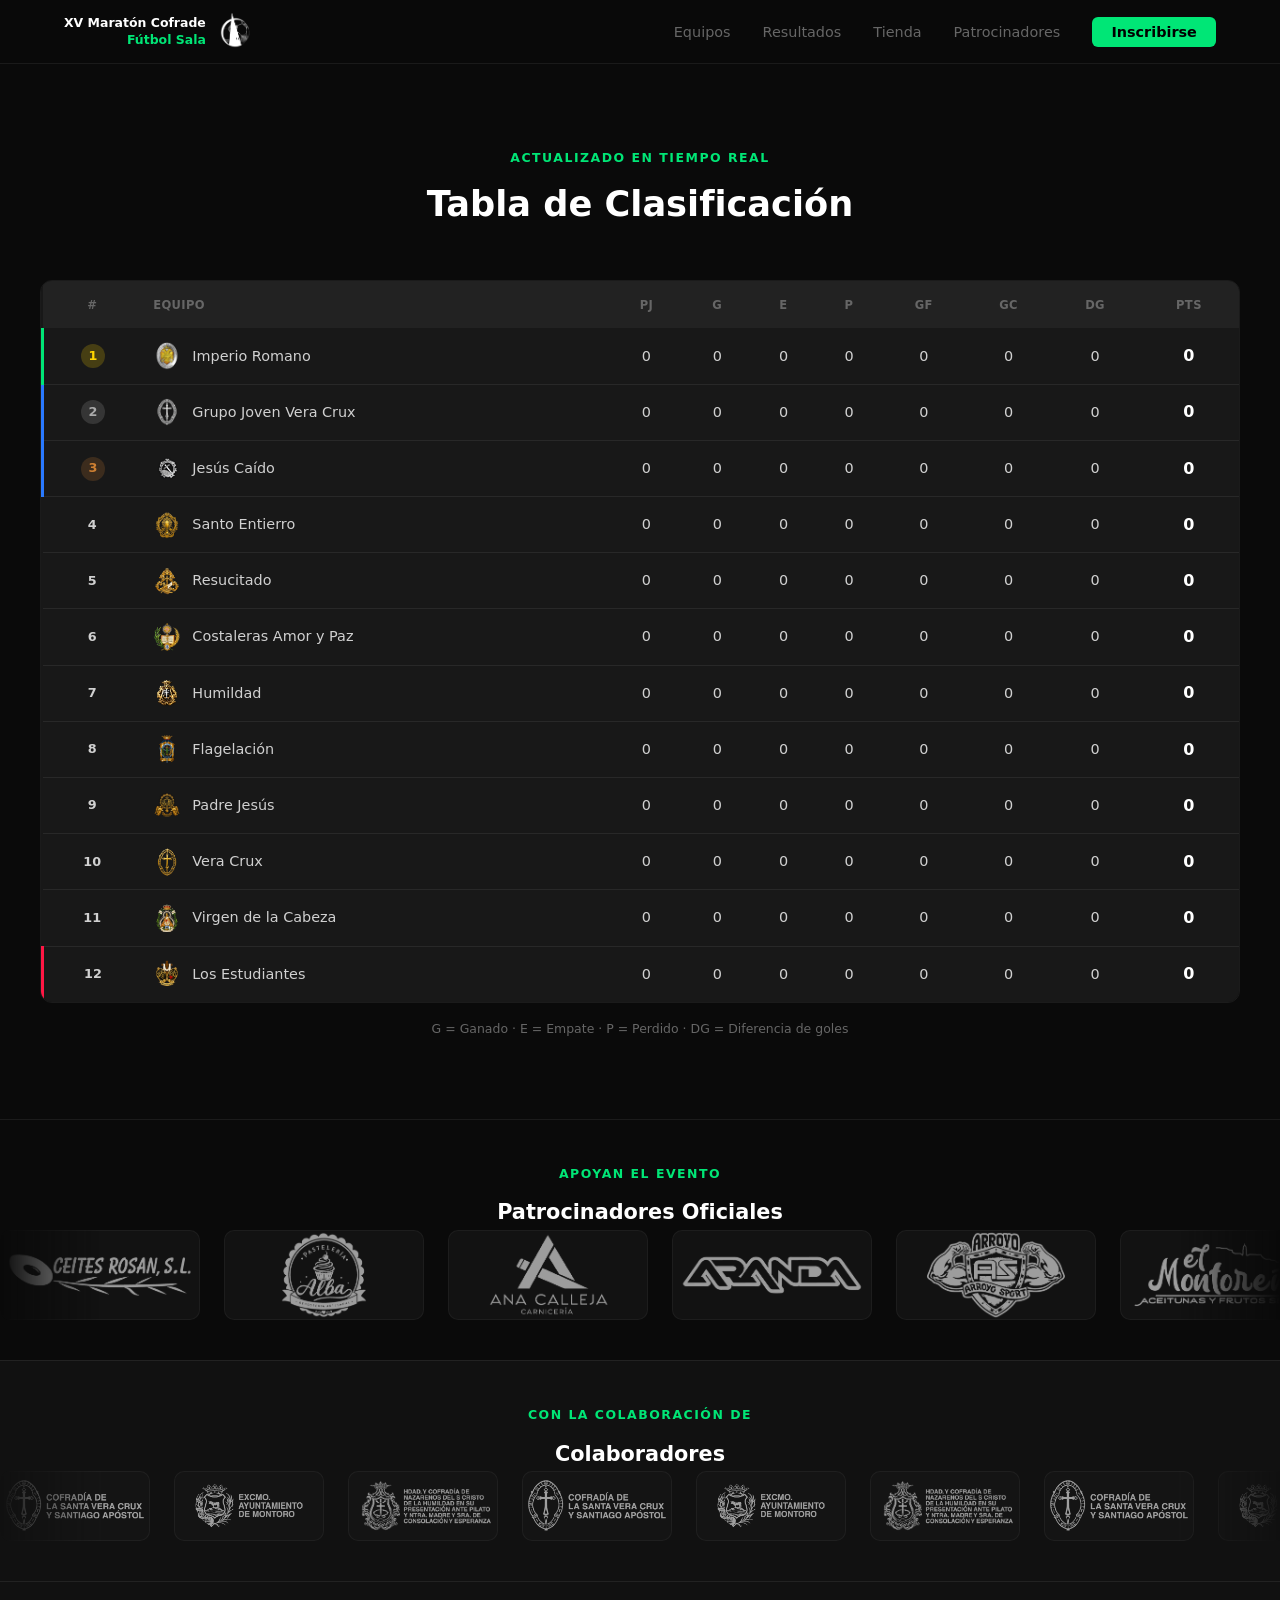
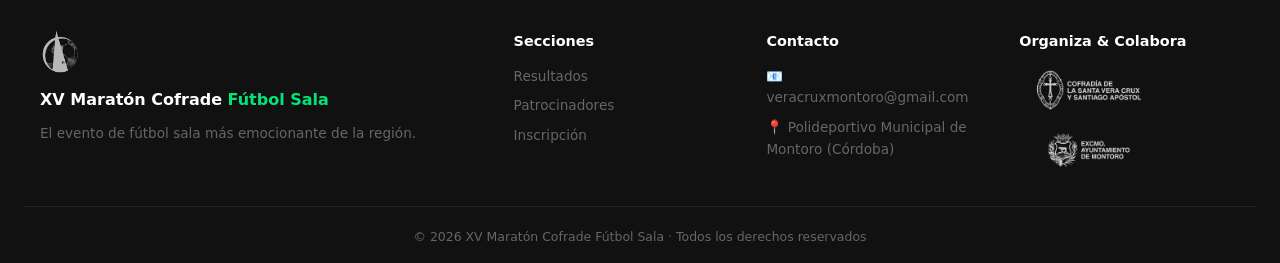
<file: index.html>
﻿<!DOCTYPE html>
<html lang="es">
<head>
  <meta charset="UTF-8">
  <meta name="viewport" content="width=device-width, initial-scale=1.0">
  <title>XV Maratón Cofrade Fútbol Sala</title>
  <link rel="icon" type="image/png" href="logo.png">
  <link rel="stylesheet" href="styles.css">
</head>
<body>

  <!-- ========== NAVBAR ========== -->
  <nav class="navbar">
    <div class="nav-container">
      <a href="index.html" class="nav-logo">
        <span class="nav-logo-text">XV Maratón Cofrade<br><strong>Fútbol Sala</strong></span>
        <img src="logo.png" alt="XV Maratón Cofrade Fútbol Sala" class="logo-img">
      </a>
      <button class="nav-toggle" id="navToggle" aria-label="Menú">&#9776;</button>
      <ul class="nav-links" id="navLinks">
        <li><a href="equipos.html">Equipos</a></li>
        <li><a href="resultados.html">Resultados</a></li>
        <li><a href="tienda.html">Tienda</a></li>
        <li><a href="#patrocinadores">Patrocinadores</a></li>
        <li><a href="registro.html" class="nav-cta">Inscribirse</a></li>
      </ul>
    </div>
  </nav>

  <!-- ========== RESULTS TABLE ========== -->
  <section id="resultados" class="section">
    <div class="container">
      <div class="section-header">
        <span class="section-label">Actualizado en tiempo real</span>
        <h2>Tabla de Clasificación</h2>
      </div>
      <div class="table-wrapper">
        <table class="standings-table">
          <thead>
            <tr>
              <th title="Posición">#</th>
              <th class="col-team">Equipo</th>
              <th title="Partidos jugados">PJ</th>
              <th title="Ganados">G</th>
              <th title="Empates">E</th>
              <th title="Perdidos">P</th>
              <th title="Goles a favor">GF</th>
              <th title="Goles en contra">GC</th>
              <th title="Diferencia de goles">DG</th>
              <th title="Puntos" class="col-pts">Pts</th>
            </tr>
          </thead>
          <tbody id="standingsBody"></tbody>
        </table>
      </div>
      <p class="table-note">G = Ganado · E = Empate · P = Perdido · DG = Diferencia de goles</p>
    </div>
  </section>

  <!-- ========== PATROCINADORES SCROLL ========== -->
  <section id="patrocinadores" class="logos-band">
    <div class="container logos-band-header">
      <span class="section-label">Apoyan el evento</span>
      <h2 class="logos-band-title">Patrocinadores Oficiales</h2>
    </div>
    <div class="logos-runway">
      <div class="logos-track" id="mainLogosTrack"></div>
    </div>
  </section>

  <!-- ========== COLABORADORES SCROLL ========== -->
  <section id="colaboradores" class="logos-band logos-band-alt">
    <div class="container logos-band-header">
      <span class="section-label">Con la colaboración de</span>
      <h2 class="logos-band-title">Colaboradores</h2>
    </div>
    <div class="logos-runway">
      <div class="logos-track logos-track-fast" id="collabLogosTrack"></div>
    </div>
  </section>

  <!-- ========== FOOTER ========== -->
  <footer class="footer">
    <div class="container footer-inner">
      <div class="footer-brand">
        <img src="logo.png" alt="Maratón Cofrade" class="footer-logo">
        <span class="footer-name">XV Maratón Cofrade <strong class="green">Fútbol Sala</strong></span>
        <p>El evento de fútbol sala más emocionante de la región.</p>
      </div>
      <div class="footer-links">
        <h4>Secciones</h4>
        <a href="#resultados">Resultados</a>
        <a href="#patrocinadores">Patrocinadores</a>
        <a href="registro.html">Inscripción</a>
      </div>
      <div class="footer-contact">
        <h4>Contacto</h4>
        <p>📧 veracruxmontoro@gmail.com</p>
        <p>📍 Polideportivo Municipal de Montoro (Córdoba)</p>
      </div>
      <div class="footer-orgs">
        <h4>Organiza &amp; Colabora</h4>
        <div class="footer-org-logos">
          <img src="logos/organiza-02.png" alt="Cofradía de la Santa Vera Crux y Santiago Apóstol" class="footer-org-img" title="Cofradía de la Santa Vera Crux y Santiago Apóstol">
          <img src="logos/organiza-03.png" alt="Excmo. Ayuntamiento de Montoro" class="footer-org-img" title="Excmo. Ayuntamiento de Montoro">
        </div>
      </div>
    </div>
    <div class="footer-bottom">
      <p>&copy; 2026 XV Maratón Cofrade Fútbol Sala · Todos los derechos reservados</p>
    </div>
  </footer>

  <script src="matches-data.js"></script>
  <script src="script.js"></script>
</body>
</html>
</file>
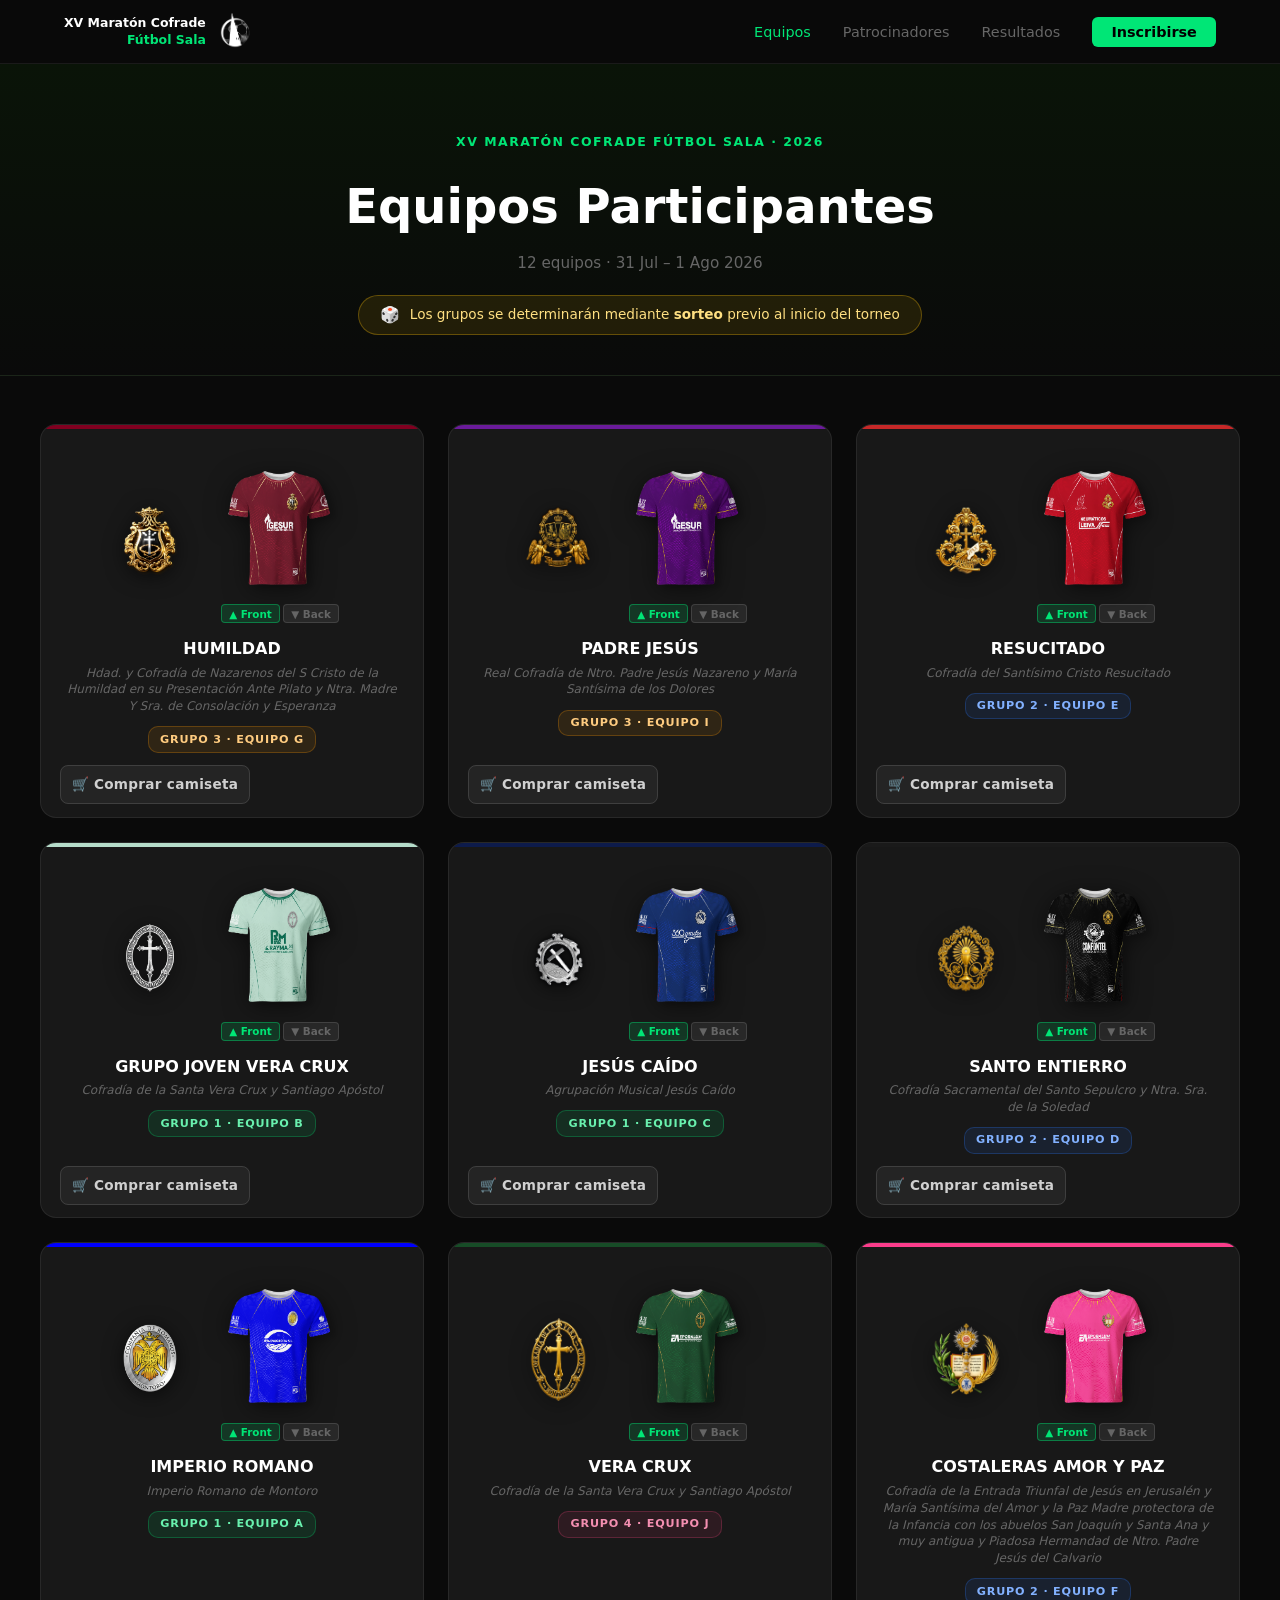
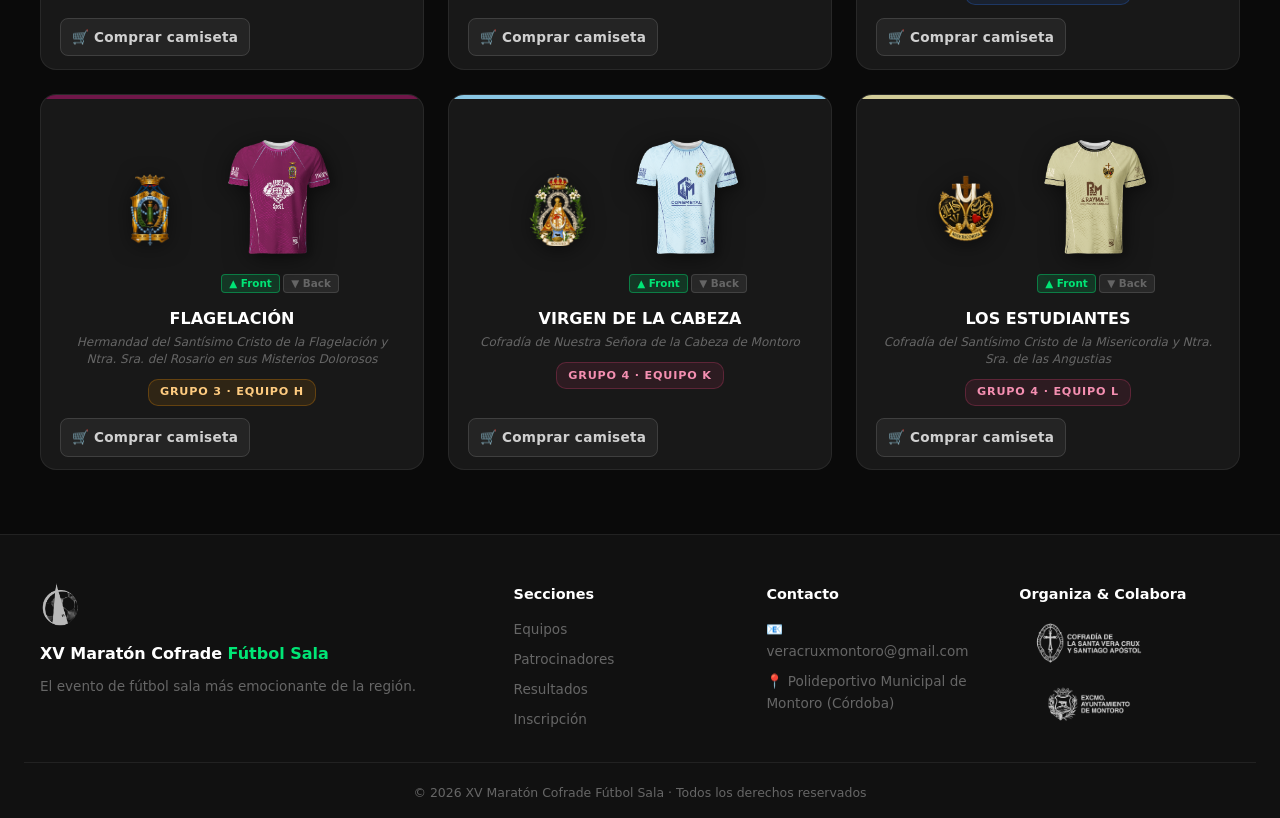
<file: equipos.html>
﻿<!DOCTYPE html>
<html lang="es">
<head>
  <meta charset="UTF-8">
  <meta name="viewport" content="width=device-width, initial-scale=1.0">
  <title>Equipos · XV Maratón Cofrade Fútbol Sala</title>
  <link rel="icon" type="image/png" href="logo.png">
  <link rel="stylesheet" href="styles.css">
  <link rel="stylesheet" href="equipos.css">
</head>
<body>

  <!-- NAVBAR -->
  <nav class="navbar">
    <div class="nav-container">
      <a href="index.html" class="nav-logo">
        <span class="nav-logo-text">XV Maratón Cofrade<br><strong>Fútbol Sala</strong></span>
        <img src="logo.png" alt="XV Maratón Cofrade Fútbol Sala" class="logo-img">
      </a>
      <button class="nav-toggle" id="navToggle" aria-label="Menú">&#9776;</button>
      <ul class="nav-links" id="navLinks">
        <li><a href="equipos.html" class="active">Equipos</a></li>
        <li><a href="index.html#patrocinadores">Patrocinadores</a></li>
        <li><a href="index.html#resultados">Resultados</a></li>
        <li><a href="registro.html" class="nav-cta">Inscribirse</a></li>
      </ul>
    </div>
  </nav>

  <main class="teams-main">

    <!-- PAGE HEADER -->
    <div class="teams-header">
      <span class="section-label">XV Maratón Cofrade Fútbol Sala · 2026</span>
      <h1>Equipos Participantes</h1>
      <p>12 equipos · 31 Jul – 1 Ago 2026</p>
      <div class="sorteo-banner">
        <span class="sorteo-icon">🎲</span>
        <span>Los grupos se determinarán mediante <strong>sorteo</strong> previo al inicio del torneo</span>
      </div>
    </div>

    <!-- ALL TEAMS GRID -->
    <section class="group-section">
      <div class="container">
        <div class="teams-grid" id="allTeams"></div>
      </div>
    </section>

  </main>

  <!-- BUY MODAL -->
  <div class="modal-overlay" id="modalOverlay">
    <div class="modal-box">
      <button class="modal-close" id="modalClose">&times;</button>
      <div class="modal-kit" id="modalKit"></div>
      <h3 id="modalTeamName"></h3>
      <p class="modal-group" id="modalGroup"></p>
      <p class="modal-info">Para adquirir la camiseta oficial de este equipo, contacta con la organización:</p>
      <div class="modal-contact">
        <a href="mailto:veracruxmontoro@gmail.com" class="modal-btn">📧 veracruxmontoro@gmail.com</a>
        <a href="tel:+34600123456" class="modal-btn modal-btn-alt">📞 +34 600 123 456</a>
      </div>
    </div>
  </div>

  <!-- FOOTER -->
  <footer class="footer">
    <div class="container footer-inner">
      <div class="footer-brand">
        <img src="logo.png" alt="Maratón Cofrade" class="footer-logo">
        <span class="footer-name">XV Maratón Cofrade <strong class="green">Fútbol Sala</strong></span>
        <p>El evento de fútbol sala más emocionante de la región.</p>
      </div>
      <div class="footer-links">
        <h4>Secciones</h4>
        <a href="equipos.html">Equipos</a>
        <a href="index.html#patrocinadores">Patrocinadores</a>
        <a href="index.html#resultados">Resultados</a>
        <a href="registro.html">Inscripción</a>
      </div>
      <div class="footer-contact">
        <h4>Contacto</h4>
        <p>📧 veracruxmontoro@gmail.com</p>
                <p>📍 Polideportivo Municipal de Montoro (Córdoba)</p>
        </div>
      <div class="footer-orgs">
        <h4>Organiza &amp; Colabora</h4>
        <div class="footer-org-logos">
          <img src="logos/organiza-02.png" alt="Cofradía de la Santa Vera Crux y Santiago Apóstol" class="footer-org-img">
          <img src="logos/organiza-03.png" alt="Excmo. Ayuntamiento de Montoro" class="footer-org-img">
        </div>
      </div>
    </div>
    <div class="footer-bottom">
      <p>&copy; 2026 XV Maratón Cofrade Fútbol Sala · Todos los derechos reservados</p>
    </div>
  </footer>

  <script src="equipos.js"></script>
</body>
</html>
</file>
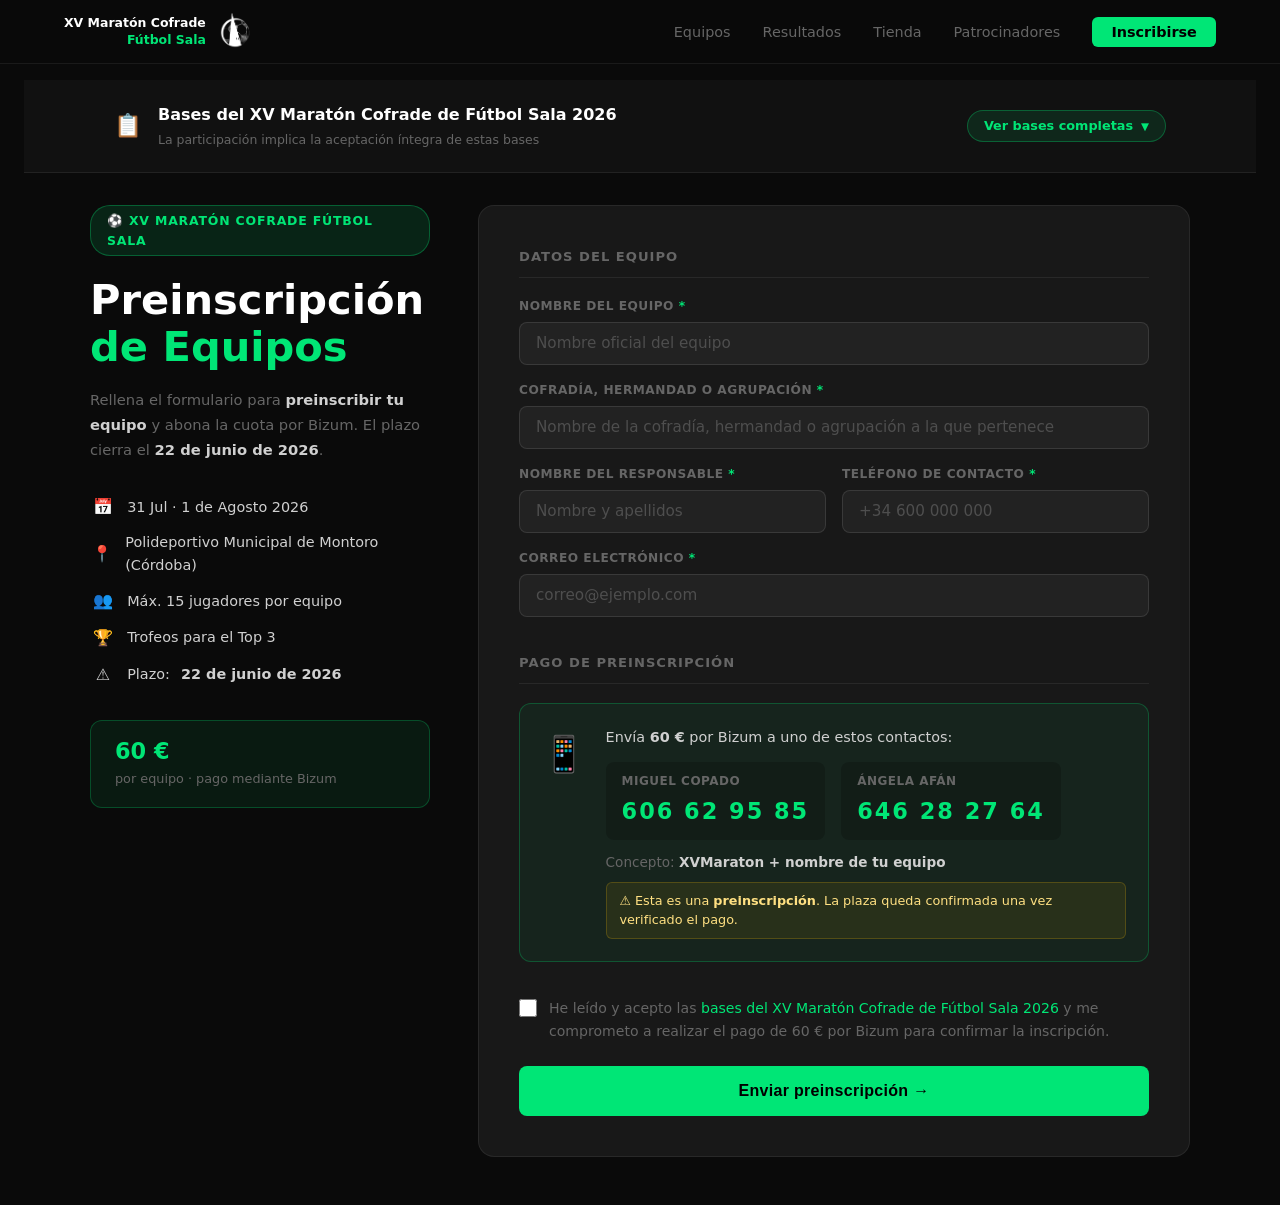
<file: registro.html>
﻿<!DOCTYPE html>
<html lang="es">
<head>
  <meta charset="UTF-8">
  <meta name="viewport" content="width=device-width, initial-scale=1.0">
  <title>Inscripción · XV Maratón Cofrade Fútbol Sala</title>
  <link rel="icon" type="image/png" href="logo.png">
  <link rel="stylesheet" href="styles.css">
  <link rel="stylesheet" href="registro.css">
</head>
<body>

  <!-- NAVBAR -->
  <nav class="navbar">
    <div class="nav-container">
      <a href="index.html" class="nav-logo">
        <span class="nav-logo-text">XV Maratón Cofrade<br><strong>Fútbol Sala</strong></span>
        <img src="logo.png" alt="XV Maratón Cofrade Fútbol Sala" class="logo-img">
      </a>
      <button class="nav-toggle" id="navToggle" aria-label="Menú">&#9776;</button>
      <ul class="nav-links" id="navLinks">
        <li><a href="equipos.html">Equipos</a></li>
        <li><a href="resultados.html">Resultados</a></li>
        <li><a href="tienda.html">Tienda</a></li>
        <li><a href="index.html#patrocinadores">Patrocinadores</a></li>
        <li><a href="registro.html" class="nav-cta">Inscribirse</a></li>
      </ul>
    </div>
  </nav>

  <main class="reg-main">

    <!-- ========== BASES DEL TORNEO ========== -->
    <div class="bases-section">
      <div class="bases-container">
        <div class="bases-header" id="basesToggle">
          <div class="bases-header-left">
            <span class="bases-icon">📋</span>
            <div>
              <h2 class="bases-title">Bases del XV Maratón Cofrade de Fútbol Sala 2026</h2>
              <p class="bases-subtitle">La participación implica la aceptación íntegra de estas bases</p>
            </div>
          </div>
          <button class="bases-toggle-btn" id="basesBtn">
            <span id="basesBtnText">Ver bases completas</span>
            <span class="bases-chevron" id="basesChevron">▼</span>
          </button>
        </div>

        <div class="bases-body" id="basesBody">
          <div class="bases-grid">

            <div class="base-article">
              <div class="base-num">Art. 1</div>
              <h3>Duración de los partidos</h3>
              <p>Cada partido tendrá una duración total de <strong>40 minutos</strong>, divididos en dos partes de 20 minutos. El descanso será determinado por la organización según el horario general del torneo.</p>
            </div>

            <div class="base-article">
              <div class="base-num">Art. 2</div>
              <h3>Cronometraje</h3>
              <p>El tiempo oficial será el controlado por el <strong>árbitro</strong>. El cronómetro de mesa tendrá carácter orientativo. El tiempo no se detendrá salvo que el balón salga del terreno o el árbitro lo estime necesario.</p>
            </div>

            <div class="base-article">
              <div class="base-num">Art. 3</div>
              <h3>Faltas y tiempos muertos</h3>
              <p>Con <strong>5 faltas acumuladas</strong> en una parte, las siguientes serán sancionadas con doble penalti. Cada equipo dispondrá de <strong>un tiempo muerto</strong> por parte.</p>
            </div>

            <div class="base-article">
              <div class="base-num">Art. 4</div>
              <h3>Sistema de puntuación</h3>
              <ul class="bases-list">
                <li>✓ Victoria: <strong>3 puntos</strong></li>
                <li>✓ Empate: <strong>1 punto</strong></li>
                <li>✓ Derrota: <strong>0 puntos</strong></li>
              </ul>
              <p>Tras cada partido de fase de grupos se disputará tanda de penaltis a efectos de desempate clasificatorio.</p>
            </div>

            <div class="base-article">
              <div class="base-num">Art. 5</div>
              <h3>Sistema de competición</h3>
              <p>Máximo <strong>12 equipos</strong> distribuidos por sorteo en <strong>4 grupos de 3</strong>. Los dos primeros de cada grupo acceden a cuartos de final. Cuartos → Semifinales → Final. Los empates en eliminatorias se resuelven por penaltis.</p>
            </div>

            <div class="base-article">
              <div class="base-num">Art. 6</div>
              <h3>Sorteo de grupos</h3>
              <p>El sorteo de grupos se realizará el <strong>29 de julio de 2026 a las 21:00h</strong> en la <strong>Iglesia de Santiago (Montoro)</strong>. Es obligatoria la presencia del representante de cada equipo o persona delegada.</p>
            </div>

            <div class="base-article">
              <div class="base-num">Art. 6</div>
              <h3>Criterios de desempate</h3>
              <ol class="bases-list">
                <li>1. Tanda de penaltis entre implicados</li>
                <li>2. Diferencia general de goles</li>
                <li>3. Mayor número de goles a favor</li>
                <li>4. Sorteo por la organización</li>
              </ol>
            </div>

            <div class="base-article">
              <div class="base-num">Art. 7</div>
              <h3>Representación y reclamaciones</h3>
              <p>Las reclamaciones solo podrán realizarse a través del <strong>representante autorizado</strong> del equipo. No se atenderán reclamaciones de jugadores o terceros.</p>
            </div>

            <div class="base-article">
              <div class="base-num">Art. 8</div>
              <h3>Inscripción de jugadores</h3>
              <p>Todos los jugadores deben estar inscritos en la ficha oficial antes del <strong>primer partido</strong> del equipo. No se admitirán incorporaciones una vez iniciado el primer encuentro.</p>
            </div>

            <div class="base-article">
              <div class="base-num">Art. 9</div>
              <h3>Régimen disciplinario</h3>
              <p>La <strong>tarjeta roja</strong> supone expulsión del partido y sanción en el siguiente encuentro. La organización podrá ampliar sanciones por conducta antideportiva grave. El torneo se basa en el respeto y la convivencia.</p>
            </div>

            <div class="base-article">
              <div class="base-num">Art. 10</div>
              <h3>Autoridad arbitral</h3>
              <p>El <strong>árbitro es la máxima autoridad</strong> durante el encuentro. Todos los equipos deberán acatar sus decisiones sin excepción.</p>
            </div>

            <div class="base-article base-article-wide">
              <div class="base-num">Art. 11</div>
              <h3>Organización</h3>
              <p>La organización se reserva el derecho de interpretar estas bases y resolver cualquier situación no prevista. Cualquier modificación será comunicada a los equipos participantes.</p>
            </div>

          </div>

          <div class="bases-footer">
            <span>XV Maratón Cofrade de Fútbol Sala 2026 · La Organización</span>
          </div>
        </div>
      </div>
    </div>

    <div class="reg-container">

      <!-- LEFT: Info -->
      <aside class="reg-info">
        <div class="reg-event-label">⚽ XV Maratón Cofrade Fútbol Sala</div>
        <h1 class="reg-title">Preinscripción<br><span class="green">de Equipos</span></h1>
        <p class="reg-desc">Rellena el formulario para <strong>preinscribir tu equipo</strong> y abona la cuota por Bizum. El plazo cierra el <strong>22 de junio de 2026</strong>.</p>

        <ul class="reg-highlights">
          <li><span class="hl-icon">📅</span> 31 Jul · 1 de Agosto 2026</li>
          <li><span class="hl-icon">📍</span> Polideportivo Municipal de Montoro (Córdoba)</li>
          <li><span class="hl-icon">👥</span> Máx. 15 jugadores por equipo</li>
          <li><span class="hl-icon">🏆</span> Trofeos para el Top 3</li>
          <li><span class="hl-icon">⚠️</span> Plazo: <strong>22 de junio de 2026</strong></li>
        </ul>

        <div class="reg-price-box">
          <div class="price-amount">60 €</div>
          <div class="price-label">por equipo · pago mediante Bizum</div>
        </div>
      </aside>

      <!-- RIGHT: Form -->
      <section class="reg-form-area">

        <form id="regForm" class="reg-form" novalidate>

          <!-- SECCIÓN 1: DATOS DEL EQUIPO -->
          <div class="form-section">
            <h2 class="form-section-title">Datos del Equipo</h2>

            <div class="field-group">
              <div class="field full">
                <label for="teamName">Nombre del equipo <span class="req">*</span></label>
                <input id="teamName" type="text" placeholder="Nombre oficial del equipo" required>
              </div>
            </div>

            <div class="field-group">
              <div class="field full">
                <label for="cofradia">Cofradía, hermandad o agrupación <span class="req">*</span></label>
                <input id="cofradia" type="text" placeholder="Nombre de la cofradía, hermandad o agrupación a la que pertenece" required>
              </div>
            </div>

            <div class="field-group">
              <div class="field">
                <label for="responsable">Nombre del responsable <span class="req">*</span></label>
                <input id="responsable" type="text" placeholder="Nombre y apellidos" required>
              </div>
              <div class="field">
                <label for="phone">Teléfono de contacto <span class="req">*</span></label>
                <input id="phone" type="tel" placeholder="+34 600 000 000" required>
              </div>
            </div>

            <div class="field-group">
              <div class="field full">
                <label for="email">Correo electrónico <span class="req">*</span></label>
                <input id="email" type="email" placeholder="correo@ejemplo.com" required>
              </div>
            </div>
          </div>

          <!-- SECCIÓN 2: PAGO POR BIZUM -->
          <div class="form-section">
            <h2 class="form-section-title">Pago de preinscripción</h2>
            <div class="bizum-box">
              <div class="bizum-icon">📱</div>
              <div class="bizum-info">
                <p class="bizum-title">Envía <strong>60 €</strong> por Bizum a uno de estos contactos:</p>
                <div class="bizum-contacts">
                  <div class="bizum-contact">
                    <span class="bizum-contact-name">Miguel Copado</span>
                    <span class="bizum-number">606 62 95 85</span>
                  </div>
                  <div class="bizum-contact">
                    <span class="bizum-contact-name">Ángela Afán</span>
                    <span class="bizum-number">646 28 27 64</span>
                  </div>
                </div>
                <p class="bizum-concept">Concepto: <strong>XVMaraton + nombre de tu equipo</strong></p>
                <p class="bizum-note">⚠️ Esta es una <strong>preinscripción</strong>. La plaza queda confirmada una vez verificado el pago.</p>
              </div>
            </div>
          </div>

          <!-- ACEPTACIÓN -->
          <div class="check-row">
            <input id="terms" type="checkbox" required>
            <label for="terms">
              He leído y acepto las <a href="#basesToggle" class="link-green" onclick="openBases()">bases del XV Maratón Cofrade de Fútbol Sala 2026</a> y me comprometo a realizar el pago de 60 € por Bizum para confirmar la inscripción.
            </label>
          </div>

          <button type="submit" class="btn-submit">Enviar preinscripción &rarr;</button>
        </form>

        <!-- SUCCESS STATE -->
        <div id="regSuccess" class="reg-success hidden">
          <div class="success-circle">✓</div>
          <h2>¡Preinscripción enviada!</h2>
          <p>Hemos recibido los datos de tu equipo. Para confirmar la plaza recuerda enviar <strong>60 € por Bizum</strong> a <strong>Miguel Copado (606 62 95 85)</strong> o <strong>Ángela Afán (646 28 27 64)</strong> con el concepto <strong>«XVMaraton + nombre de tu equipo»</strong>.</p>
          <a href="index.html" class="btn-back">← Volver al inicio</a>
        </div>

      </section>
    </div>
  </main>

  <script src="registro.js"></script>
</body>
</html>
</file>
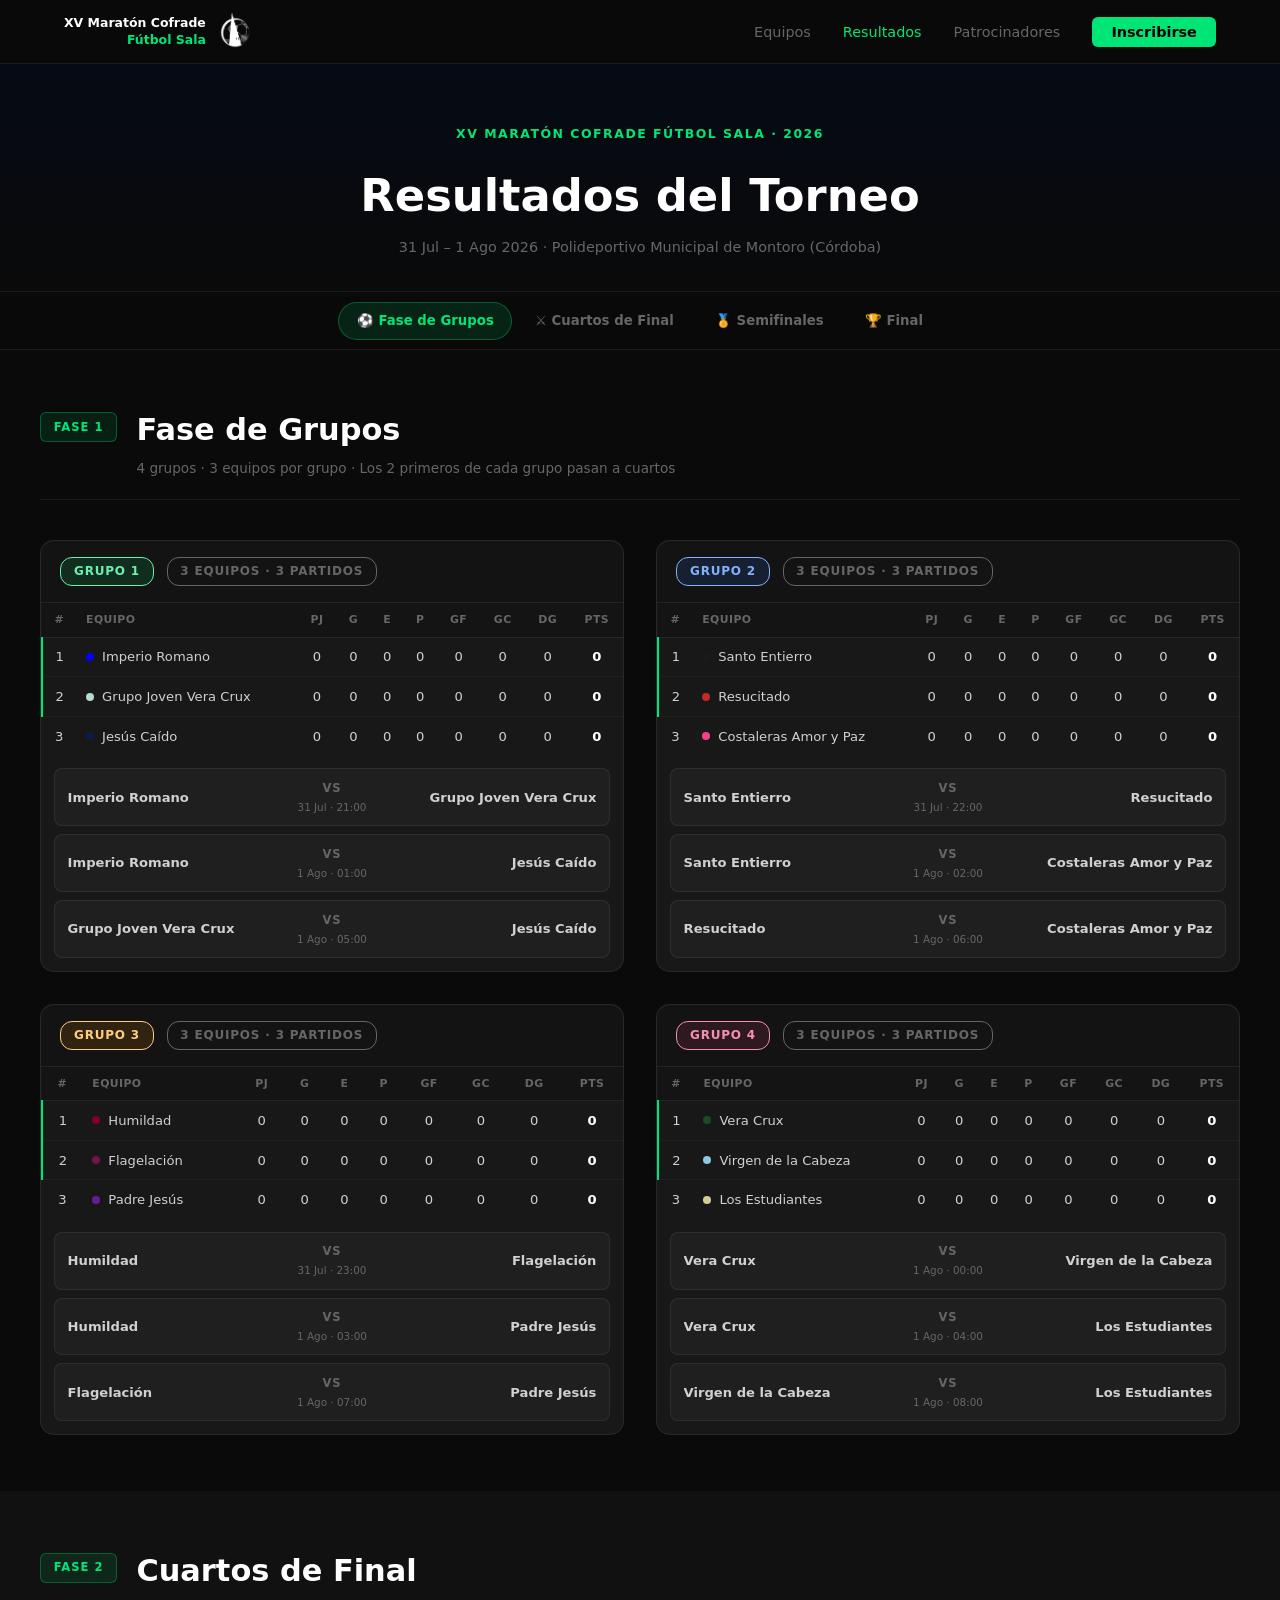
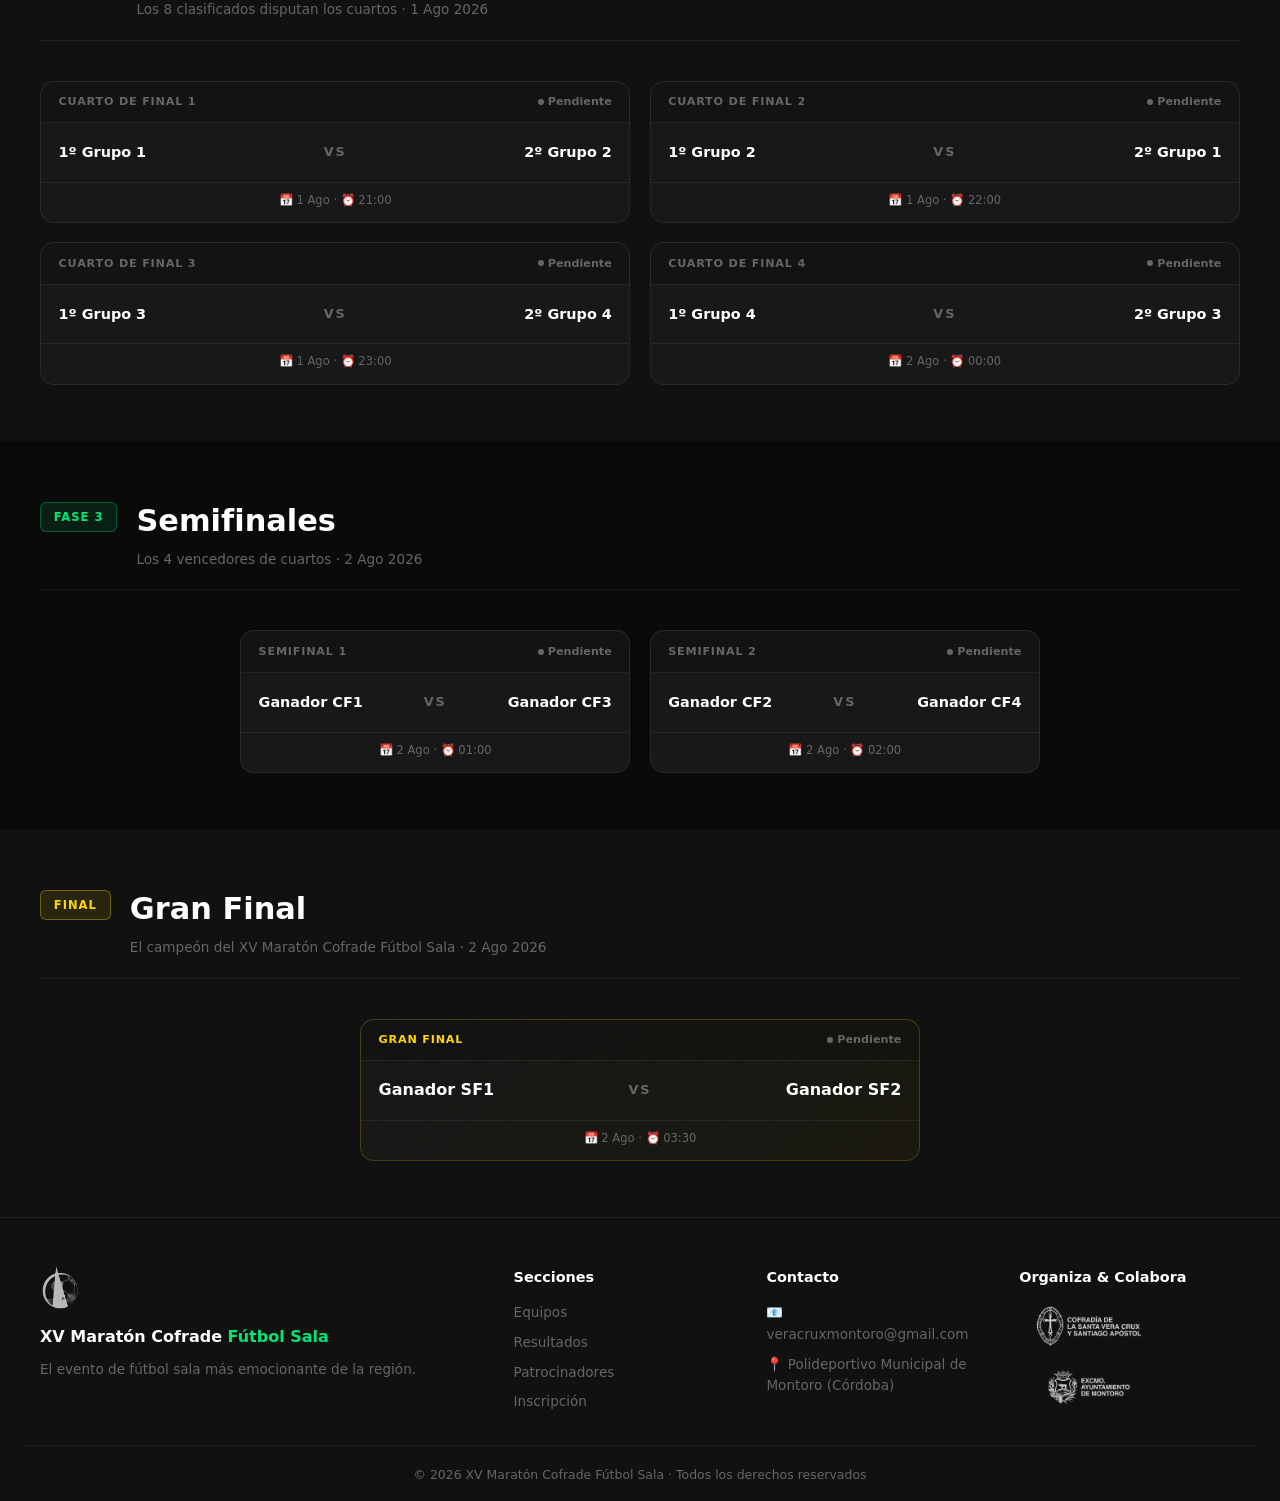
<file: resultados.html>
﻿<!DOCTYPE html>
<html lang="es">
<head>
  <meta charset="UTF-8">
  <meta name="viewport" content="width=device-width, initial-scale=1.0">
  <title>Resultados · XV Maratón Cofrade Fútbol Sala</title>
  <link rel="icon" type="image/png" href="logo.png">
  <link rel="stylesheet" href="styles.css">
  <link rel="stylesheet" href="resultados.css">
</head>
<body>

  <!-- NAVBAR -->
  <nav class="navbar">
    <div class="nav-container">
      <a href="index.html" class="nav-logo">
        <span class="nav-logo-text">XV Maratón Cofrade<br><strong>Fútbol Sala</strong></span>
        <img src="logo.png" alt="XV Maratón Cofrade Fútbol Sala" class="logo-img">
      </a>
      <button class="nav-toggle" id="navToggle" aria-label="Menú">&#9776;</button>
      <ul class="nav-links" id="navLinks">
        <li><a href="equipos.html">Equipos</a></li>
        <li><a href="resultados.html" class="active">Resultados</a></li>
        <li><a href="index.html#patrocinadores">Patrocinadores</a></li>
        <li><a href="registro.html" class="nav-cta">Inscribirse</a></li>
      </ul>
    </div>
  </nav>

  <main class="results-main">

    <!-- PAGE HEADER -->
    <div class="results-header">
      <span class="section-label">XV Maratón Cofrade Fútbol Sala · 2026</span>
      <h1>Resultados del Torneo</h1>
      <p>31 Jul – 1 Ago 2026 · Polideportivo Municipal de Montoro (Córdoba)</p>
    </div>

    <!-- PHASE NAVIGATION (sticky) -->
    <div class="phase-nav" id="phaseNav">
      <a href="#grupos"  class="phase-btn active" data-phase="grupos">⚽ Fase de Grupos</a>
      <a href="#cuartos" class="phase-btn"         data-phase="cuartos">⚔️ Cuartos de Final</a>
      <a href="#semis"   class="phase-btn"         data-phase="semis">🏅 Semifinales</a>
      <a href="#final"   class="phase-btn"         data-phase="final">🏆 Final</a>
    </div>

    <!-- ===== FASE DE GRUPOS ===== -->
    <section id="grupos" class="phase-section">
      <div class="container">
        <div class="phase-header">
          <span class="phase-num">Fase 1</span>
          <div>
            <h2>Fase de Grupos</h2>
            <p>4 grupos · 3 equipos por grupo · Los 2 primeros de cada grupo pasan a cuartos</p>
          </div>
        </div>

        <div class="groups-wrapper" id="groupsWrapper">
          <!-- rendered by JS -->
        </div>
      </div>
    </section>

    <!-- ===== CUARTOS DE FINAL ===== -->
    <section id="cuartos" class="phase-section phase-alt">
      <div class="container">
        <div class="phase-header">
          <span class="phase-num">Fase 2</span>
          <div>
            <h2>Cuartos de Final</h2>
            <p>Los 8 clasificados disputan los cuartos · 1 Ago 2026</p>
          </div>
        </div>
        <div class="knockout-grid" id="qfGrid">
          <!-- rendered by JS -->
        </div>
      </div>
    </section>

    <!-- ===== SEMIFINALES ===== -->
    <section id="semis" class="phase-section">
      <div class="container">
        <div class="phase-header">
          <span class="phase-num">Fase 3</span>
          <div>
            <h2>Semifinales</h2>
            <p>Los 4 vencedores de cuartos · 2 Ago 2026</p>
          </div>
        </div>
        <div class="knockout-grid knockout-grid-2" id="sfGrid">
          <!-- rendered by JS -->
        </div>
      </div>
    </section>

    <!-- ===== FINAL ===== -->
    <section id="final" class="phase-section phase-alt">
      <div class="container">
        <div class="phase-header">
          <span class="phase-num phase-num-gold">Final</span>
          <div>
            <h2>Gran Final</h2>
            <p>El campeón del XV Maratón Cofrade Fútbol Sala · 2 Ago 2026</p>
          </div>
        </div>
        <div id="finalGrid">
          <!-- rendered by JS -->
        </div>
      </div>
    </section>

  </main>

  <!-- FOOTER -->
  <footer class="footer">
    <div class="container footer-inner">
      <div class="footer-brand">
        <img src="logo.png" alt="Maratón Cofrade" class="footer-logo">
        <span class="footer-name">XV Maratón Cofrade <strong class="green">Fútbol Sala</strong></span>
        <p>El evento de fútbol sala más emocionante de la región.</p>
      </div>
      <div class="footer-links">
        <h4>Secciones</h4>
        <a href="equipos.html">Equipos</a>
        <a href="resultados.html">Resultados</a>
        <a href="index.html#patrocinadores">Patrocinadores</a>
        <a href="registro.html">Inscripción</a>
      </div>
      <div class="footer-contact">
        <h4>Contacto</h4>
        <p>📧 veracruxmontoro@gmail.com</p>
                <p>📍 Polideportivo Municipal de Montoro (Córdoba)</p>
        </div>
      <div class="footer-orgs">
        <h4>Organiza &amp; Colabora</h4>
        <div class="footer-org-logos">
          <img src="logos/organiza-02.png" alt="Cofradía de la Santa Vera Crux y Santiago Apóstol" class="footer-org-img">
          <img src="logos/organiza-03.png" alt="Excmo. Ayuntamiento de Montoro" class="footer-org-img">
        </div>
      </div>
    </div>
    <div class="footer-bottom">
      <p>&copy; 2026 XV Maratón Cofrade Fútbol Sala · Todos los derechos reservados</p>
    </div>
  </footer>

  <script src="matches-data.js"></script>
  <script src="resultados.js"></script>
</body>
</html>
</file>
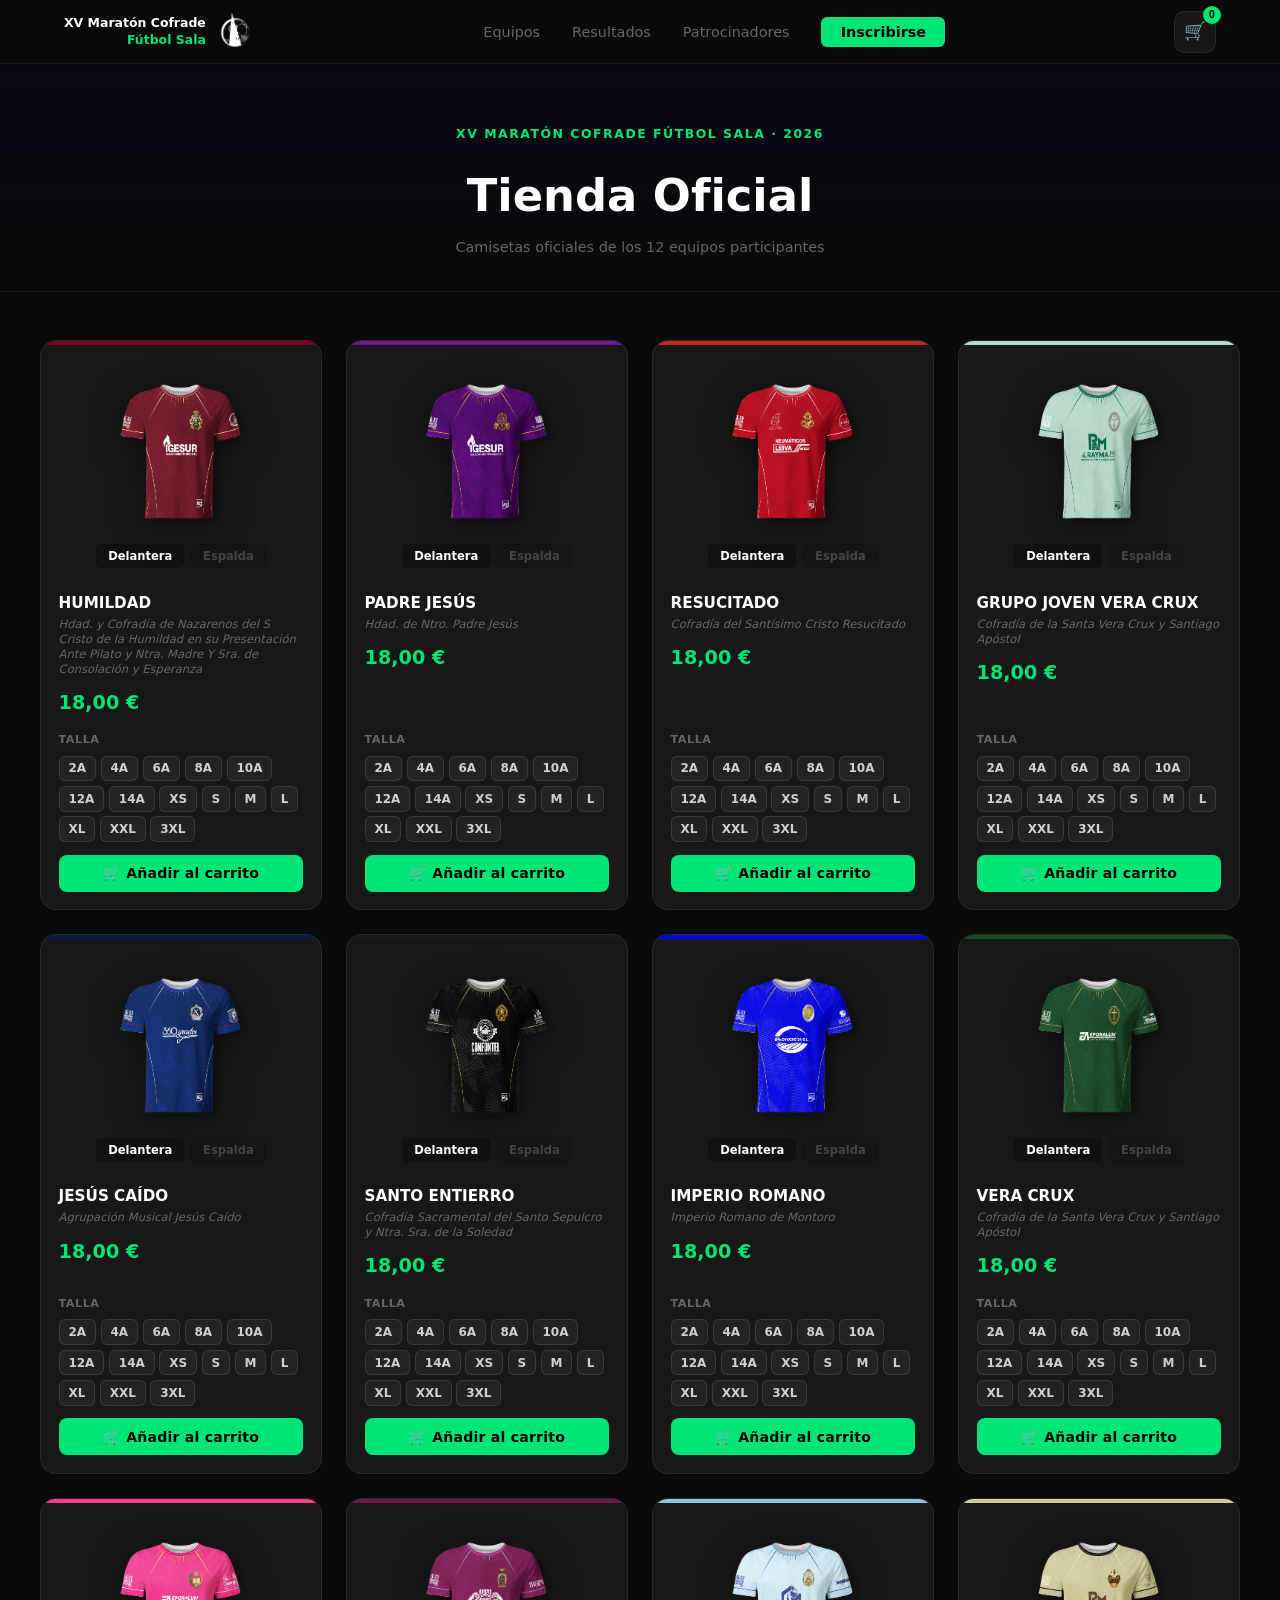
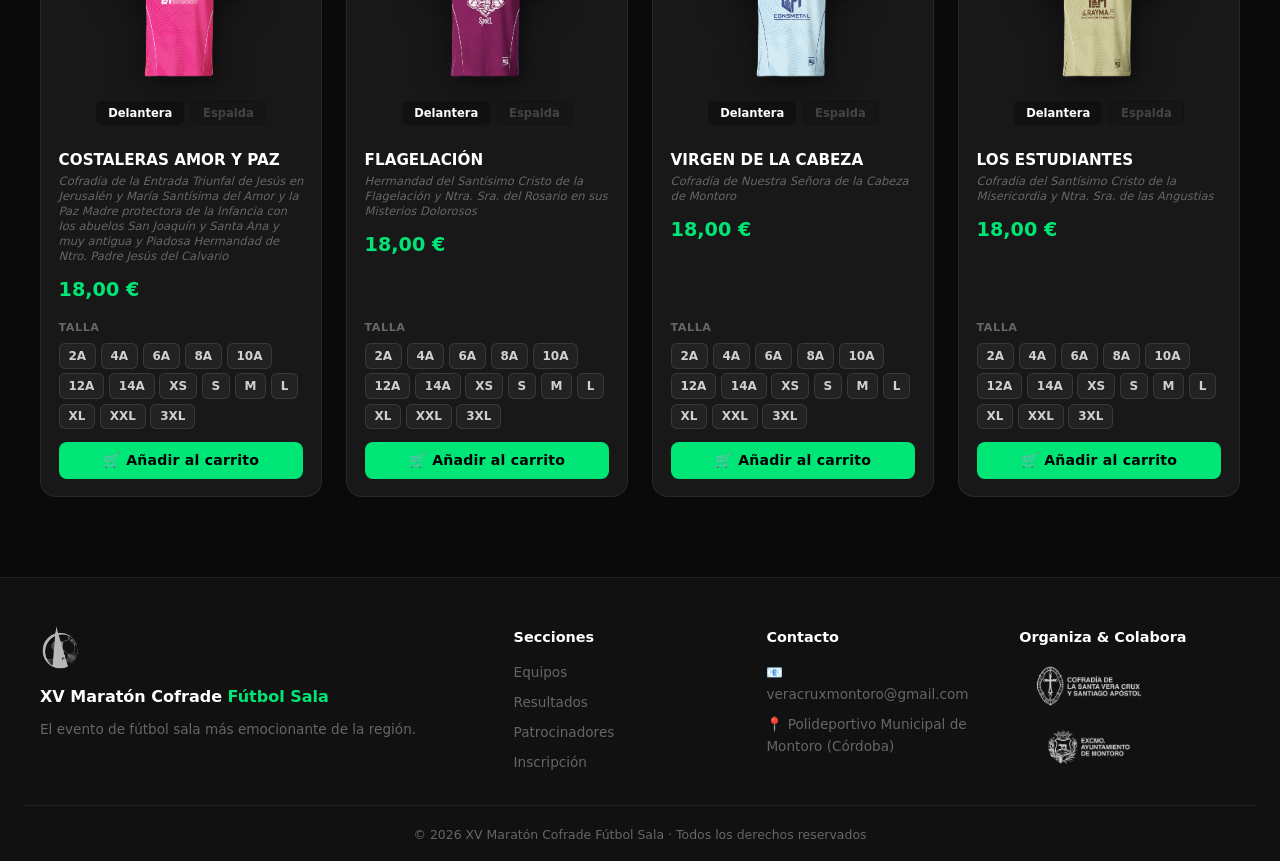
<file: tienda.html>
﻿<!DOCTYPE html>
<html lang="es">
<head>
  <meta charset="UTF-8">
  <meta name="viewport" content="width=device-width, initial-scale=1.0">
  <title>Tienda · XV Maratón Cofrade Fútbol Sala</title>
  <link rel="icon" type="image/png" href="logo.png">
  <link rel="stylesheet" href="styles.css">
  <link rel="stylesheet" href="tienda.css">
</head>
<body>

  <!-- NAVBAR -->
  <nav class="navbar">
    <div class="nav-container">
      <a href="index.html" class="nav-logo">
        <span class="nav-logo-text">XV Maratón Cofrade<br><strong>Fútbol Sala</strong></span>
        <img src="logo.png" alt="XV Maratón Cofrade Fútbol Sala" class="logo-img">
      </a>
      <button class="nav-toggle" id="navToggle" aria-label="Menú">&#9776;</button>
      <ul class="nav-links" id="navLinks">
        <li><a href="equipos.html">Equipos</a></li>
        <li><a href="resultados.html">Resultados</a></li>
        <li><a href="index.html#patrocinadores">Patrocinadores</a></li>
        <li><a href="registro.html" class="nav-cta">Inscribirse</a></li>
      </ul>
      <!-- CART BUTTON -->
      <button class="cart-btn" id="cartBtn" aria-label="Carrito">
        🛒
        <span class="cart-count" id="cartCount">0</span>
      </button>
    </div>
  </nav>

  <main class="shop-main">

    <!-- PAGE HEADER -->
    <div class="shop-header">
      <span class="section-label">XV Maratón Cofrade Fútbol Sala · 2026</span>
      <h1>Tienda Oficial</h1>
      <p>Camisetas oficiales de los 12 equipos participantes</p>
    </div>

    <!-- SHOP GRID -->
    <section class="shop-section">
      <div class="container">
        <div class="shop-grid" id="shopGrid">
          <!-- rendered by JS -->
        </div>
      </div>
    </section>

  </main>

  <!-- ===== CART DRAWER ===== -->
  <div class="cart-overlay" id="cartOverlay"></div>
  <aside class="cart-drawer" id="cartDrawer">
    <div class="cart-drawer-header">
      <h3>Tu carrito</h3>
      <button class="cart-close" id="cartClose">&times;</button>
    </div>

    <div class="cart-items" id="cartItems">
      <!-- rendered by JS -->
    </div>

    <div class="cart-empty" id="cartEmpty">
      <span>🛒</span>
      <p>Tu carrito está vacío</p>
    </div>

    <div class="cart-footer" id="cartFooter">
      <div class="cart-total-row">
        <span>Total</span>
        <span class="cart-total-price" id="cartTotalPrice">0,00 €</span>
      </div>
      <button class="btn-checkout" id="checkoutBtn">Finalizar pedido →</button>
    </div>
  </aside>

  <!-- ===== CHECKOUT MODAL ===== -->
  <div class="modal-overlay" id="checkoutOverlay">
    <div class="checkout-modal">
      <button class="modal-close" id="checkoutClose">&times;</button>

      <!-- FORM STATE -->
      <div id="checkoutForm">
        <h2 class="checkout-title">Finalizar pedido</h2>
        <div class="checkout-summary" id="checkoutSummary"></div>

        <form id="orderForm" novalidate>
          <div class="co-field-group">
            <div class="co-field">
              <label for="coName">Nombre completo <span class="req">*</span></label>
              <input id="coName" type="text" placeholder="Nombre y apellidos" required>
            </div>
            <div class="co-field">
              <label for="coPhone">Teléfono <span class="req">*</span></label>
              <input id="coPhone" type="tel" placeholder="+34 600 000 000" required>
            </div>
          </div>
          <div class="co-field">
            <label for="coEmail">Correo electrónico <span class="req">*</span></label>
            <input id="coEmail" type="email" placeholder="correo@ejemplo.com" required>
          </div>
          <div class="co-field">
            <label for="coAddress">Dirección de envío <span class="req">*</span></label>
            <input id="coAddress" type="text" placeholder="Calle, número, ciudad, código postal" required>
          </div>
          <div class="co-field">
            <label for="coNotes">Número de dorsal</label>
            <textarea id="coNotes" placeholder="Indica el número de dorsal para cada camiseta"></textarea>
          </div>
          <div class="co-check">
            <input id="coTerms" type="checkbox" required>
            <label for="coTerms">Acepto las <a href="#" class="link-green">condiciones de compra</a> y la política de privacidad</label>
          </div>
          <button type="submit" class="btn-confirm">Confirmar pedido →</button>
        </form>
      </div>

      <!-- SUCCESS STATE -->
      <div id="checkoutSuccess" class="checkout-success hidden">
        <div class="success-circle">✓</div>
        <h2>¡Pedido recibido!</h2>
        <p>Para confirmar tu pedido, envía <strong id="successTotal"></strong> por Bizum a uno de estos contactos:</p>
        <div class="bizum-box">
          <div class="bizum-icon">📱</div>
          <div class="bizum-info">
            <div class="bizum-contacts">
              <div class="bizum-contact">
                <span class="bizum-contact-name">Miguel Copado</span>
                <span class="bizum-number">606 62 95 85</span>
              </div>
              <div class="bizum-contact">
                <span class="bizum-contact-name">Ángela Afán</span>
                <span class="bizum-number">646 28 27 64</span>
              </div>
            </div>
            <p class="bizum-concept">Concepto: <strong>XVMaraton + tu nombre</strong></p>
            <p class="bizum-note">⚠️ Recibirás confirmación por email una vez verificado el pago.</p>
          </div>
        </div>
        <button class="btn-back-shop" onclick="closeCheckout(); clearCart();">Seguir comprando</button>
      </div>
    </div>
  </div>

  <!-- FOOTER -->
  <footer class="footer">
    <div class="container footer-inner">
      <div class="footer-brand">
        <img src="logo.png" alt="Maratón Cofrade" class="footer-logo">
        <span class="footer-name">XV Maratón Cofrade <strong class="green">Fútbol Sala</strong></span>
        <p>El evento de fútbol sala más emocionante de la región.</p>
      </div>
      <div class="footer-links">
        <h4>Secciones</h4>
        <a href="equipos.html">Equipos</a>
        <a href="resultados.html">Resultados</a>
        <a href="index.html#patrocinadores">Patrocinadores</a>
        <a href="registro.html">Inscripción</a>
      </div>
      <div class="footer-contact">
        <h4>Contacto</h4>
        <p>📧 veracruxmontoro@gmail.com</p>
                <p>📍 Polideportivo Municipal de Montoro (Córdoba)</p>
        </div>
      <div class="footer-orgs">
        <h4>Organiza &amp; Colabora</h4>
        <div class="footer-org-logos">
          <img src="logos/organiza-02.png" alt="Cofradía de la Santa Vera Crux y Santiago Apóstol" class="footer-org-img">
          <img src="logos/organiza-03.png" alt="Excmo. Ayuntamiento de Montoro" class="footer-org-img">
        </div>
      </div>
    </div>
    <div class="footer-bottom">
      <p>&copy; 2026 XV Maratón Cofrade Fútbol Sala · Todos los derechos reservados</p>
    </div>
  </footer>

  <script src="tienda.js"></script>
</body>
</html>
</file>
<file: styles.css>
/* ===========================
   RESET & VARIABLES
   =========================== */
*, *::before, *::after { margin: 0; padding: 0; box-sizing: border-box; }

:root {
  --green:      #00e676;
  --green-dim:  #00c853;
  --green-glow: rgba(0, 230, 118, 0.15);
  --dark:       #0a0a0a;
  --dark-2:     #111111;
  --dark-3:     #181818;
  --dark-4:     #222222;
  --border:     rgba(255,255,255,0.07);
  --text:       #d0d0d0;
  --muted:      #666;
  --white:      #ffffff;
  --gold:       #ffd700;
  --silver:     #aaaaaa;
  --bronze:     #cd7f32;
  --radius:     12px;
}

html { scroll-behavior: smooth; }

body {
  font-family: 'Segoe UI', system-ui, -apple-system, sans-serif;
  background: var(--dark);
  color: var(--text);
  line-height: 1.6;
  overflow-x: hidden;
}

img { max-width: 100%; display: block; }
a { text-decoration: none; color: inherit; }

.green { color: var(--green); }

/* ===========================
   NAVBAR
   =========================== */
.navbar {
  position: fixed;
  top: 0; left: 0; right: 0;
  height: 64px;
  background: rgba(10,10,10,0.92);
  backdrop-filter: blur(14px);
  border-bottom: 1px solid var(--border);
  z-index: 999;
}

.nav-container {
  max-width: 1200px;
  margin: 0 auto;
  padding: 0 1.5rem;
  height: 100%;
  display: flex;
  align-items: center;
  justify-content: space-between;
}

.nav-logo {
  display: flex;
  align-items: center;
  gap: 0.8rem;
  font-size: 1rem;
  font-weight: 600;
  color: var(--white);
  text-decoration: none;
}

.nav-logo-text {
  font-size: 0.78rem;
  font-weight: 700;
  color: var(--white);
  line-height: 1.3;
  text-align: right;
}

.nav-logo-text strong {
  color: var(--green);
  display: block;
}

.nav-logo img.logo-img {
  height: 38px;
  width: auto;
  filter: brightness(0) invert(1);
  transition: filter 0.2s;
}
.nav-logo:hover img.logo-img {
  filter: brightness(0) invert(1) drop-shadow(0 0 6px rgba(0,230,118,0.6));
}

.footer-logo {
  height: 48px;
  width: auto;
  max-width: 140px;
  object-fit: contain;
  align-self: flex-start;
  filter: brightness(0) invert(1);
  opacity: 0.7;
}

.logo-ball { font-size: 1.3rem; }

.nav-links {
  display: flex;
  list-style: none;
  gap: 2rem;
  align-items: center;
}

.nav-links a {
  color: var(--muted);
  font-size: 0.9rem;
  font-weight: 500;
  transition: color 0.2s;
}

.nav-links a:hover { color: var(--green); }

.nav-cta {
  background: var(--green) !important;
  color: #000 !important;
  font-weight: 700 !important;
  padding: 0.45rem 1.2rem;
  border-radius: 6px;
  transition: background 0.2s, transform 0.2s !important;
}
.nav-cta:hover { background: #69f0ae !important; transform: translateY(-1px); }

.nav-toggle {
  display: none;
  background: none;
  border: none;
  color: var(--white);
  font-size: 1.4rem;
  cursor: pointer;
  line-height: 1;
}

/* ===========================
   SCROLLING LOGOS BANDS
   =========================== */

.logos-band {
  padding: 2.5rem 0;
  overflow: hidden;
  background: var(--dark);
  border-top: 1px solid var(--border);
}

.logos-band-alt {
  background: var(--dark-2);
}

.logos-band-header {
  text-align: center;
  margin-bottom: 1.8rem;
}

.logos-band-title {
  font-size: 1.3rem;
  font-weight: 800;
  color: var(--white);
  margin-top: 0.3rem;
}

/* Fade mask on the sides */
.logos-runway {
  overflow: hidden;
  -webkit-mask-image: linear-gradient(to right,
    transparent 0%, black 8%, black 92%, transparent 100%);
  mask-image: linear-gradient(to right,
    transparent 0%, black 8%, black 92%, transparent 100%);
}

/* Scrolling track */
.logos-track {
  display: flex;
  align-items: center;
  gap: 1.5rem;
  width: max-content;
  animation: scrollBand 300s linear infinite;
}

.logos-track-fast {
  animation-duration: 55s;
}

.logos-track:hover,
.logos-track-fast:hover {
  animation-play-state: paused;
}

@keyframes scrollBand {
  from { transform: translateX(0); }
  to   { transform: translateX(-50%); }
}

/* Individual logo item */
.logo-item {
  flex-shrink: 0;
  display: flex;
  flex-direction: column;
  align-items: center;
  gap: 0.5rem;
  cursor: default;
  transition: opacity 0.2s;
  opacity: 0.6;
}

.logo-item:hover { opacity: 1; }

.logo-box {
  background: var(--dark-3);
  border: 1px solid rgba(255,255,255,0.08);
  border-radius: 10px;
  display: flex;
  align-items: center;
  justify-content: center;
  font-size: 1.6rem;
  /* For real image logos: filter: brightness(0) invert(1); */
}

/* Main sponsors: larger boxes */
.logos-track .logo-box {
  width: 200px;
  height: 90px;
  font-size: 1.8rem;
}

/* Collaborators: smaller boxes */
.logos-track-fast .logo-box {
  width: 150px;
  height: 70px;
  font-size: 1.2rem;
}

.logo-name {
  font-size: 0.7rem;
  color: var(--muted);
  font-weight: 500;
  white-space: nowrap;
}

.logos-track-fast .logo-name {
  font-size: 0.65rem;
}

/* ===========================
   SECTIONS BASE
   =========================== */
.section { padding: 5rem 1.5rem; }
#resultados { padding-top: calc(64px + 5rem); }
.section-alt { background: var(--dark-2); }

.container { max-width: 1200px; margin: 0 auto; }

.section-header {
  text-align: center;
  margin-bottom: 3rem;
}

.section-label {
  display: inline-block;
  color: var(--green);
  font-size: 0.78rem;
  font-weight: 700;
  text-transform: uppercase;
  letter-spacing: 1.5px;
  margin-bottom: 0.5rem;
}

.section-header h2 {
  font-size: clamp(1.6rem, 3.5vw, 2.2rem);
  font-weight: 800;
  color: var(--white);
}

/* ===========================
   SPONSORS GRIDS
   =========================== */
.sponsors-grid {
  display: grid;
  gap: 1.2rem;
}

/* Big sponsors: 4 per row */
.sponsors-main {
  grid-template-columns: repeat(4, 1fr);
}

/* Small collaborators: 6 per row */
.sponsors-collab {
  grid-template-columns: repeat(6, 1fr);
}

.sponsor-card {
  background: var(--dark-3);
  border: 1px solid var(--border);
  border-radius: var(--radius);
  display: flex;
  flex-direction: column;
  align-items: center;
  justify-content: center;
  transition: border-color 0.2s, transform 0.2s;
  cursor: pointer;
  overflow: hidden;
}

.sponsor-card:hover {
  border-color: rgba(0,200,83,0.4);
  transform: translateY(-3px);
}

.sponsors-main .sponsor-card {
  padding: 2rem 1.5rem;
  gap: 0.8rem;
}

.sponsors-collab .sponsor-card {
  padding: 1.2rem 1rem;
  gap: 0.4rem;
}

.sponsor-logo-placeholder {
  display: flex;
  align-items: center;
  justify-content: center;
  border-radius: 8px;
  font-weight: 700;
  color: var(--white);
  letter-spacing: 1px;
}

.sponsors-main .sponsor-logo-placeholder {
  width: 100%;
  height: 70px;
  font-size: 1.5rem;
}

.sponsors-collab .sponsor-logo-placeholder {
  width: 100%;
  height: 44px;
  font-size: 1rem;
}

/* Real logo image in scrolling band */
.logo-real-img {
  max-height: 100%;
  max-width: 100%;
  width: auto;
  height: auto;
  object-fit: contain;
  filter: brightness(0) invert(1);
  transition: filter 0.2s;
}
.logo-item:hover .logo-real-img { filter: brightness(0) invert(1) drop-shadow(0 0 6px rgba(255,255,255,0.4)); }

.sponsor-name {
  font-size: 0.75rem;
  color: var(--muted);
  font-weight: 500;
  text-align: center;
}

.sponsors-main .sponsor-name { font-size: 0.85rem; }

/* ===========================
   RESULTS / STANDINGS TABLE
   =========================== */
.table-wrapper {
  overflow-x: auto;
  border-radius: var(--radius);
  border: 1px solid var(--border);
}

.standings-table {
  width: 100%;
  border-collapse: collapse;
  background: var(--dark-3);
  font-size: 0.9rem;
}

.standings-table thead tr {
  background: var(--dark-4);
}

.standings-table th {
  padding: 0.9rem 0.7rem;
  text-align: center;
  font-size: 0.72rem;
  font-weight: 700;
  color: var(--muted);
  text-transform: uppercase;
  letter-spacing: 0.4px;
  white-space: nowrap;
}

.standings-table th.col-team,
.standings-table td.col-team { text-align: left; }

.standings-table td {
  padding: 0.85rem 0.7rem;
  text-align: center;
  border-bottom: 1px solid var(--border);
  white-space: nowrap;
}

.standings-table tbody tr:last-child td { border-bottom: none; }
.standings-table tbody tr:hover td { background: rgba(255,255,255,0.025); }

/* Zone highlights */
.zone-top    td:first-child { border-left: 3px solid var(--green); }
.zone-top-2  td:first-child { border-left: 3px solid #2979ff; }
.zone-bottom td:first-child { border-left: 3px solid #ff1744; }

.rank-badge {
  display: inline-flex;
  width: 24px; height: 24px;
  align-items: center;
  justify-content: center;
  border-radius: 50%;
  font-weight: 700;
  font-size: 0.8rem;
}

.rank-1 .rank-badge { background: rgba(255,215,0,0.2);  color: var(--gold); }
.rank-2 .rank-badge { background: rgba(170,170,170,0.2);color: var(--silver); }
.rank-3 .rank-badge { background: rgba(205,127,50,0.2); color: var(--bronze); }

.team-cell {
  display: flex;
  align-items: center;
  gap: 0.7rem;
}

.team-badge {
  width: 28px; height: 28px;
  object-fit: contain;
  flex-shrink: 0;
}

.col-pts { font-weight: 900; font-size: 1rem; color: var(--white); }

.dg-pos { color: var(--green); }
.dg-neg { color: #ff5252; }

.table-note {
  text-align: center;
  margin-top: 1rem;
  font-size: 0.78rem;
  color: var(--muted);
}

/* ===========================
   FOOTER
   =========================== */
.footer {
  background: var(--dark-2);
  border-top: 1px solid var(--border);
  padding: 3rem 1.5rem 1rem;
}

.footer-inner {
  display: grid;
  grid-template-columns: 2fr 1fr 1fr 1fr;
  gap: 2rem;
  margin-bottom: 2rem;
}

.footer-orgs h4 { color: var(--white); font-size: 0.9rem; margin-bottom: 0.8rem; }

.footer-org-logos {
  display: flex;
  flex-direction: column;
  gap: 0.8rem;
}

.footer-org-img {
  height: 48px;
  width: auto;
  max-width: 140px;
  object-fit: contain;
  filter: brightness(0) invert(1);
  opacity: 0.8;
  transition: opacity 0.2s;
}

.footer-org-img:hover { opacity: 1; }

.footer-brand {
  display: flex;
  flex-direction: column;
  gap: 0.6rem;
}

.footer-name {
  font-size: 1rem;
  font-weight: 600;
  color: var(--white);
}

.footer-brand p {
  font-size: 0.85rem;
  color: var(--muted);
}

.footer-links, .footer-contact { display: flex; flex-direction: column; gap: 0.5rem; }
.footer-links h4, .footer-contact h4 { color: var(--white); font-size: 0.9rem; margin-bottom: 0.3rem; }
.footer-links a { color: var(--muted); font-size: 0.85rem; transition: color 0.2s; }
.footer-links a:hover { color: var(--green); }
.footer-contact p { font-size: 0.85rem; color: var(--muted); }

.footer-bottom {
  border-top: 1px solid var(--border);
  padding-top: 1.2rem;
  text-align: center;
}
.footer-bottom p { font-size: 0.78rem; color: var(--muted); }

/* ===========================
   RESPONSIVE
   =========================== */
@media (max-width: 900px) {
  .sponsors-main   { grid-template-columns: repeat(2, 1fr); }
  .sponsors-collab { grid-template-columns: repeat(3, 1fr); }
  .footer-inner    { grid-template-columns: 1fr 1fr; }
  .footer-brand    { grid-column: 1 / -1; }
  .footer-orgs     { grid-column: 1 / -1; }
  .footer-org-logos { flex-direction: row; flex-wrap: wrap; }
}

@media (max-width: 600px) {
  .nav-links {
    display: none;
    position: absolute;
    top: 64px; left: 0; right: 0;
    background: rgba(10,10,10,0.98);
    flex-direction: column;
    padding: 1rem 1.5rem;
    gap: 0;
    border-bottom: 1px solid var(--border);
  }
  .nav-links.open { display: flex; }
  .nav-links li { border-bottom: 1px solid var(--border); }
  .nav-links a  { padding: 0.8rem 0; display: block; }
  .nav-toggle   { display: block; }

  .sponsors-main   { grid-template-columns: repeat(2, 1fr); }
  .sponsors-collab { grid-template-columns: repeat(2, 1fr); }
  .footer-inner    { grid-template-columns: 1fr; }
  .hero-title      { font-size: 2rem; }
}
</file>
<file: equipos.css>
/* ===========================
   TEAMS PAGE
   =========================== */

.teams-main {
  padding-top: 64px;
  min-height: 100vh;
}

/* ---- PAGE HEADER ---- */
.teams-header {
  text-align: center;
  padding: 4rem 1.5rem 2.5rem;
  background: linear-gradient(180deg, #0a1408 0%, var(--dark) 100%);
  border-bottom: 1px solid var(--border);
}

.teams-header h1 {
  font-size: clamp(2rem, 5vw, 3rem);
  font-weight: 900;
  color: var(--white);
  margin: 0.5rem 0 0.4rem;
}

.teams-header p {
  color: var(--muted);
  font-size: 0.95rem;
}

.sorteo-banner {
  display: inline-flex;
  align-items: center;
  gap: 0.6rem;
  margin-top: 1.2rem;
  background: rgba(255, 193, 7, 0.1);
  border: 1px solid rgba(255, 193, 7, 0.3);
  color: #ffe082;
  padding: 0.5rem 1.3rem;
  border-radius: 20px;
  font-size: 0.85rem;
  line-height: 1.4;
}

.sorteo-icon { font-size: 1rem; }

/* ---- GROUP SECTIONS ---- */
.group-section {
  padding: 3rem 1.5rem 4rem;
}

.group-section-alt {
  background: var(--dark-2);
}

.group-header {
  display: flex;
  align-items: center;
  gap: 1rem;
  margin-bottom: 2rem;
  padding-bottom: 1rem;
  border-bottom: 1px solid var(--border);
}

.group-badge {
  font-size: 0.85rem;
  font-weight: 800;
  padding: 0.35rem 1.2rem;
  border-radius: 20px;
  letter-spacing: 1px;
  text-transform: uppercase;
  border: 1px solid;
}

.badge-1 { background: rgba(0,230,118,0.15);  border-color: rgba(0,230,118,0.4);  color: #69f0ae; }
.badge-2 { background: rgba(41,121,255,0.15); border-color: rgba(41,121,255,0.4); color: #82b1ff; }
.badge-3 { background: rgba(255,152,0,0.15);  border-color: rgba(255,152,0,0.4);  color: #ffcc80; }
.badge-4 { background: rgba(236,64,122,0.15); border-color: rgba(236,64,122,0.4); color: #f48fb1; }

.group-desc {
  color: var(--muted);
  font-size: 0.85rem;
}

/* ---- TEAMS GRID ---- */
.teams-grid {
  display: grid;
  grid-template-columns: repeat(3, 1fr);
  gap: 1.5rem;
}

/* ---- TEAM CARD ---- */
.team-card {
  background: var(--dark-3);
  border: 1px solid var(--border);
  border-radius: 16px;
  overflow: hidden;
  display: flex;
  flex-direction: column;
  transition: transform 0.25s, border-color 0.25s, box-shadow 0.25s;
}

.team-card:hover {
  transform: translateY(-5px);
  border-color: rgba(255,255,255,0.15);
  box-shadow: 0 16px 40px rgba(0,0,0,0.4);
}

/* Card top: accent color bar */
.card-accent {
  height: 4px;
  width: 100%;
}

/* Card visuals area */
.card-visuals {
  display: flex;
  align-items: center;
  justify-content: center;
  gap: 1.5rem;
  padding: 1.8rem 1.5rem 1rem;
}

/* Shield SVG (generated) */
.shield-wrap {
  flex-shrink: 0;
  width: 72px;
}

.shield-wrap svg {
  width: 100%;
  height: auto;
  filter: drop-shadow(0 3px 8px rgba(0,0,0,0.5));
}

/* Real shield image */
.shield-real-img {
  width: 84px;
  height: 84px;
  object-fit: contain;
  filter: drop-shadow(0 3px 10px rgba(0,0,0,0.6));
}

/* Kit SVG (generated) */
.kit-wrap {
  flex-shrink: 0;
  width: 68px;
}

.kit-wrap svg {
  width: 100%;
  height: auto;
  filter: drop-shadow(0 4px 10px rgba(0,0,0,0.6));
}

/* Kit real image */
.kit-real-wrap {
  flex-shrink: 0;
  display: flex;
  flex-direction: column;
  align-items: center;
  gap: 0.4rem;
}

.kit-real-img {
  height: 140px;
  width: auto;
  object-fit: contain;
  filter: drop-shadow(0 4px 12px rgba(0,0,0,0.5));
}

.kit-real-wrap {
  display: flex;
  flex-direction: column;
  align-items: center;
  gap: 0.4rem;
}

.kit-toggle {
  display: flex;
  gap: 3px;
}

.kit-toggle-btn {
  background: rgba(255,255,255,0.07);
  border: 1px solid rgba(255,255,255,0.12);
  color: var(--muted);
  font-size: 0.65rem;
  font-weight: 700;
  padding: 0.15rem 0.45rem;
  border-radius: 4px;
  cursor: pointer;
  font-family: inherit;
  transition: all 0.15s;
}

.kit-toggle-btn.active {
  background: rgba(0,230,118,0.15);
  border-color: rgba(0,230,118,0.4);
  color: var(--green);
}

/* Card info */
.card-info {
  padding: 0 1.5rem 1.2rem;
  text-align: center;
  flex: 1;
}

.card-team-name {
  font-size: 1rem;
  font-weight: 800;
  color: var(--white);
  margin-bottom: 0.4rem;
  line-height: 1.2;
}

.card-cofradia {
  font-size: 0.75rem;
  color: var(--muted);
  margin-bottom: 0.6rem;
  font-style: italic;
  line-height: 1.4;
}

.card-group-tag {
  display: inline-block;
  font-size: 0.7rem;
  font-weight: 700;
  letter-spacing: 0.8px;
  text-transform: uppercase;
  padding: 0.2rem 0.7rem;
  border-radius: 10px;
}

.tag-1 { background: rgba(0,230,118,0.1);  color: #69f0ae; border: 1px solid rgba(0,230,118,0.25); }
.tag-2 { background: rgba(41,121,255,0.1); color: #82b1ff; border: 1px solid rgba(41,121,255,0.25); }
.tag-3 { background: rgba(255,152,0,0.1);  color: #ffcc80; border: 1px solid rgba(255,152,0,0.25); }
.tag-4 { background: rgba(236,64,122,0.1); color: #f48fb1; border: 1px solid rgba(236,64,122,0.25); }
.tag-pending { background: rgba(255,193,7,0.08); color: #ffe082; border: 1px solid rgba(255,193,7,0.2); }

/* Buy button */
.card-footer {
  padding: 0 1.2rem 1.2rem;
}

.btn-buy-kit {
  width: 100%;
  background: rgba(255,255,255,0.05);
  border: 1px solid rgba(255,255,255,0.12);
  color: var(--text);
  padding: 0.65rem;
  border-radius: 8px;
  font-size: 0.85rem;
  font-weight: 600;
  cursor: pointer;
  transition: background 0.2s, border-color 0.2s, color 0.2s;
  font-family: inherit;
  letter-spacing: 0.3px;
}

.btn-buy-kit:hover {
  background: rgba(0,230,118,0.12);
  border-color: rgba(0,230,118,0.4);
  color: var(--green);
}

/* Placeholder card (pending team) */
.team-card.pending {
  opacity: 0.45;
  border-style: dashed;
}

.team-card.pending .card-team-name {
  color: var(--muted);
  font-style: italic;
}

/* ===========================
   MODAL
   =========================== */
.modal-overlay {
  position: fixed;
  inset: 0;
  background: rgba(0,0,0,0.75);
  backdrop-filter: blur(6px);
  z-index: 2000;
  display: flex;
  align-items: center;
  justify-content: center;
  padding: 1.5rem;
  opacity: 0;
  pointer-events: none;
  transition: opacity 0.25s;
}

.modal-overlay.open {
  opacity: 1;
  pointer-events: all;
}

.modal-box {
  background: var(--dark-3);
  border: 1px solid rgba(255,255,255,0.1);
  border-radius: 20px;
  padding: 2.5rem 2rem;
  max-width: 380px;
  width: 100%;
  text-align: center;
  position: relative;
  transform: scale(0.9);
  transition: transform 0.25s;
}

.modal-overlay.open .modal-box {
  transform: scale(1);
}

.modal-close {
  position: absolute;
  top: 1rem; right: 1rem;
  background: none;
  border: none;
  color: var(--muted);
  font-size: 1.4rem;
  cursor: pointer;
  line-height: 1;
  transition: color 0.2s;
}

.modal-close:hover { color: var(--white); }

.modal-kit {
  display: flex;
  justify-content: center;
  margin-bottom: 1.2rem;
}

.modal-kit svg { width: 80px; height: auto; }

.modal-box h3 {
  color: var(--white);
  font-size: 1.2rem;
  margin-bottom: 0.3rem;
}

.modal-group {
  color: var(--muted);
  font-size: 0.82rem;
  margin-bottom: 1rem;
}

.modal-info {
  color: var(--muted);
  font-size: 0.88rem;
  line-height: 1.6;
  margin-bottom: 1.3rem;
}

.modal-contact {
  display: flex;
  flex-direction: column;
  gap: 0.6rem;
}

.modal-btn {
  display: block;
  background: rgba(0,230,118,0.1);
  border: 1px solid rgba(0,230,118,0.3);
  color: var(--green);
  padding: 0.7rem;
  border-radius: 8px;
  font-size: 0.9rem;
  font-weight: 600;
  transition: background 0.2s;
}

.modal-btn:hover { background: rgba(0,230,118,0.2); }

.modal-btn-alt {
  background: rgba(255,255,255,0.04);
  border-color: var(--border);
  color: var(--text);
}

.modal-btn-alt:hover { background: rgba(255,255,255,0.08); }

/* ===========================
   RESPONSIVE
   =========================== */
@media (max-width: 900px) {
  .teams-grid { grid-template-columns: repeat(2, 1fr); }
}

@media (max-width: 500px) {
  .teams-grid { grid-template-columns: 1fr; }
  .card-visuals { gap: 2rem; }
}

/* Active nav link */
.nav-links a.active {
  color: var(--green);
}
</file>
<file: registro.css>
/* ===========================
   BASES DEL TORNEO
   =========================== */

.bases-section {
  background: var(--dark-2);
  border-bottom: 1px solid var(--border);
  padding: 0;
}

.bases-container {
  max-width: 1100px;
  margin: 0 auto;
  padding: 0 1.5rem;
}

.bases-header {
  display: flex;
  align-items: center;
  justify-content: space-between;
  gap: 1rem;
  padding: 1.4rem 0;
  cursor: pointer;
  user-select: none;
}

.bases-header-left {
  display: flex;
  align-items: center;
  gap: 1rem;
}

.bases-icon { font-size: 1.4rem; }

.bases-title {
  font-size: 1rem;
  font-weight: 800;
  color: var(--white);
  margin-bottom: 0.1rem;
}

.bases-subtitle {
  font-size: 0.78rem;
  color: var(--muted);
}

.bases-toggle-btn {
  display: flex;
  align-items: center;
  gap: 0.5rem;
  background: rgba(0,230,118,0.1);
  border: 1px solid rgba(0,230,118,0.3);
  color: var(--green);
  padding: 0.45rem 1rem;
  border-radius: 20px;
  font-size: 0.8rem;
  font-weight: 700;
  cursor: pointer;
  white-space: nowrap;
  font-family: inherit;
  transition: background 0.2s;
  flex-shrink: 0;
}

.bases-toggle-btn:hover { background: rgba(0,230,118,0.18); }

.bases-chevron {
  font-size: 0.65rem;
  transition: transform 0.3s;
  display: inline-block;
}

.bases-chevron.open { transform: rotate(180deg); }

/* Collapsible body */
.bases-body {
  display: none;
  padding-bottom: 2rem;
  border-top: 1px solid var(--border);
  padding-top: 1.5rem;
}

.bases-body.open { display: block; }

/* Articles grid */
.bases-grid {
  display: grid;
  grid-template-columns: repeat(3, 1fr);
  gap: 1rem;
  margin-bottom: 1.5rem;
}

.base-article {
  background: var(--dark-3);
  border: 1px solid var(--border);
  border-radius: 10px;
  padding: 1rem 1.1rem;
}

.base-article-wide {
  grid-column: span 3;
}

.base-num {
  display: inline-block;
  background: rgba(0,230,118,0.1);
  border: 1px solid rgba(0,230,118,0.25);
  color: var(--green);
  font-size: 0.65rem;
  font-weight: 800;
  text-transform: uppercase;
  letter-spacing: 0.8px;
  padding: 0.15rem 0.6rem;
  border-radius: 4px;
  margin-bottom: 0.5rem;
}

.base-article h3 {
  font-size: 0.88rem;
  font-weight: 700;
  color: var(--white);
  margin-bottom: 0.5rem;
}

.base-article p {
  font-size: 0.82rem;
  color: var(--muted);
  line-height: 1.6;
}

.bases-list {
  list-style: none;
  margin-bottom: 0.5rem;
}

.bases-list li {
  font-size: 0.82rem;
  color: var(--muted);
  padding: 0.15rem 0;
  line-height: 1.5;
}

.bases-list strong { color: var(--text); }

.bases-footer {
  text-align: center;
  font-size: 0.78rem;
  color: var(--muted);
  padding-top: 1rem;
  border-top: 1px solid var(--border);
  font-style: italic;
}

@media (max-width: 860px) {
  .bases-grid { grid-template-columns: repeat(2, 1fr); }
  .base-article-wide { grid-column: span 2; }
}

@media (max-width: 500px) {
  .bases-grid { grid-template-columns: 1fr; }
  .base-article-wide { grid-column: span 1; }
  .bases-header { flex-direction: column; align-items: flex-start; gap: 0.8rem; }
}

/* ===========================
   REGISTRO PAGE
   =========================== */

.reg-main {
  min-height: 100vh;
  padding: 80px 1.5rem 3rem;
  background: var(--dark);
}

.reg-container {
  max-width: 1100px;
  margin: 0 auto;
  display: grid;
  grid-template-columns: 340px 1fr;
  gap: 3rem;
  padding-top: 2rem;
}

/* ---- LEFT INFO ---- */
.reg-info {
  position: sticky;
  top: 84px;
  align-self: start;
}

.reg-event-label {
  display: inline-block;
  background: rgba(0,230,118,0.12);
  border: 1px solid rgba(0,230,118,0.3);
  color: var(--green);
  padding: 0.3rem 1rem;
  border-radius: 20px;
  font-size: 0.78rem;
  font-weight: 700;
  letter-spacing: 0.8px;
  text-transform: uppercase;
  margin-bottom: 1.2rem;
}

.reg-title {
  font-size: clamp(2rem, 4vw, 2.6rem);
  font-weight: 900;
  color: var(--white);
  line-height: 1.15;
  margin-bottom: 1rem;
}

.reg-desc {
  color: var(--muted);
  font-size: 0.92rem;
  line-height: 1.7;
  margin-bottom: 2rem;
}

.reg-desc strong { color: var(--text); }

.reg-highlights {
  list-style: none;
  display: flex;
  flex-direction: column;
  gap: 0.7rem;
  margin-bottom: 2rem;
}

.reg-highlights li {
  display: flex;
  align-items: center;
  gap: 0.7rem;
  font-size: 0.9rem;
  color: var(--text);
}

.hl-icon {
  font-size: 1rem;
  width: 26px;
  text-align: center;
}

.reg-price-box {
  background: rgba(0,230,118,0.07);
  border: 1px solid rgba(0,230,118,0.25);
  border-radius: var(--radius);
  padding: 1.2rem 1.5rem;
}

.price-amount {
  font-size: 1.4rem;
  font-weight: 800;
  color: var(--green);
  line-height: 1;
}

.price-label {
  font-size: 0.8rem;
  color: var(--muted);
  margin-top: 0.4rem;
  line-height: 1.5;
}

/* ---- FORM AREA ---- */
.reg-form,
.reg-success {
  background: var(--dark-3);
  border: 1px solid var(--border);
  border-radius: 16px;
  padding: 2.5rem;
}

/* ---- FORM SECTIONS ---- */
.form-section {
  margin-bottom: 2.2rem;
}

.form-section-title {
  font-size: 0.82rem;
  font-weight: 700;
  text-transform: uppercase;
  letter-spacing: 1px;
  color: var(--muted);
  margin-bottom: 1.2rem;
  padding-bottom: 0.6rem;
  border-bottom: 1px solid var(--border);
  display: flex;
  align-items: baseline;
  gap: 0.8rem;
}

.section-subtitle {
  font-size: 0.72rem;
  color: rgba(255,255,255,0.25);
  text-transform: none;
  letter-spacing: 0;
  font-weight: 500;
}

/* ---- FIELDS ---- */
.field-group {
  display: grid;
  grid-template-columns: 1fr 1fr;
  gap: 1rem;
  margin-bottom: 1rem;
}

.field {
  display: flex;
  flex-direction: column;
  gap: 0.35rem;
}

.field.full { grid-column: 1 / -1; }

.field label {
  font-size: 0.76rem;
  font-weight: 700;
  text-transform: uppercase;
  letter-spacing: 0.5px;
  color: var(--muted);
}

.req { color: var(--green); }

.field input,
.field select,
.field textarea {
  background: var(--dark-4);
  border: 1px solid rgba(255,255,255,0.1);
  border-radius: 8px;
  color: var(--white);
  padding: 0.72rem 1rem;
  font-size: 0.95rem;
  font-family: inherit;
  outline: none;
  transition: border-color 0.2s, box-shadow 0.2s;
}

.field input:focus,
.field select:focus,
.field textarea:focus {
  border-color: var(--green);
  box-shadow: 0 0 0 3px rgba(0,200,83,0.1);
}

.field input::placeholder { color: rgba(255,255,255,0.2); }
.field select option { background: var(--dark-4); }

/* ---- PLAYERS TABLE ---- */
.players-table-wrapper {
  overflow-x: auto;
  border-radius: 10px;
  border: 1px solid var(--border);
  margin-bottom: 0.8rem;
}

.players-table {
  width: 100%;
  border-collapse: collapse;
  background: var(--dark-4);
  min-width: 520px;
}

.players-table thead tr {
  background: rgba(0,0,0,0.3);
}

.players-table th {
  padding: 0.65rem 0.8rem;
  text-align: left;
  font-size: 0.72rem;
  font-weight: 700;
  text-transform: uppercase;
  letter-spacing: 0.5px;
  color: var(--muted);
  white-space: nowrap;
}

.players-table .col-num    { width: 36px; text-align: center; }
.players-table .col-dni    { width: 120px; }
.players-table .col-dorsal { width: 64px; text-align: center; }
.players-table .col-talla  { width: 72px; }

.player-input-dorsal { text-align: center; }

.player-input-talla {
  padding: 0.45rem 0.4rem;
  cursor: pointer;
  background: var(--dark-4) !important;
  color: var(--white) !important;
}

.player-input-talla option {
  background: var(--dark-4);
  color: var(--white);
}

.players-table td {
  padding: 0.4rem 0.5rem;
  border-bottom: 1px solid rgba(255,255,255,0.04);
}

.players-table tbody tr:last-child td { border-bottom: none; }

.players-table tbody tr:hover td { background: rgba(255,255,255,0.02); }

.player-num {
  font-size: 0.8rem;
  font-weight: 700;
  color: var(--muted);
  text-align: center;
  display: block;
}

.player-input {
  width: 100%;
  background: transparent;
  border: 1px solid transparent;
  border-radius: 6px;
  color: var(--white);
  padding: 0.45rem 0.6rem;
  font-size: 0.88rem;
  font-family: inherit;
  outline: none;
  transition: background 0.15s, border-color 0.15s;
}

.player-input:focus {
  background: rgba(255,255,255,0.06);
  border-color: rgba(0,200,83,0.4);
}

.player-input::placeholder { color: rgba(255,255,255,0.18); }

/* Highlight captain row */
.players-table tbody tr:first-child td { background: rgba(0,200,83,0.04); }
.players-table tbody tr:first-child .player-num::after {
  content: ' C';
  color: var(--green);
  font-size: 0.65rem;
}

.players-note {
  font-size: 0.78rem;
  color: var(--muted);
  font-style: italic;
}

/* ---- BIZUM BOX ---- */
.bizum-box {
  display: flex;
  align-items: flex-start;
  gap: 1.2rem;
  background: rgba(0,230,118,0.06);
  border: 1px solid rgba(0,230,118,0.25);
  border-radius: 12px;
  padding: 1.4rem;
}

.bizum-icon { font-size: 2.2rem; flex-shrink: 0; }

.bizum-title { font-size: 0.9rem; color: var(--text); margin-bottom: 0.8rem; }

.bizum-contacts {
  display: flex;
  gap: 1rem;
  flex-wrap: wrap;
  margin-bottom: 0.8rem;
}

.bizum-contact {
  display: flex;
  flex-direction: column;
  background: rgba(0,0,0,0.2);
  border-radius: 8px;
  padding: 0.6rem 1rem;
}

.bizum-contact-name {
  font-size: 0.75rem;
  color: var(--muted);
  font-weight: 600;
  text-transform: uppercase;
  letter-spacing: 0.5px;
  margin-bottom: 0.2rem;
}

.bizum-number {
  font-size: 1.4rem;
  font-weight: 900;
  color: var(--green);
  letter-spacing: 2px;
}

.bizum-concept {
  font-size: 0.85rem;
  color: var(--muted);
  margin-bottom: 0.5rem;
}

.bizum-concept strong { color: var(--text); }

.bizum-note {
  font-size: 0.8rem;
  color: #ffe082;
  background: rgba(255,193,7,0.08);
  border: 1px solid rgba(255,193,7,0.2);
  border-radius: 6px;
  padding: 0.5rem 0.8rem;
  line-height: 1.5;
}

/* ---- ACCEPTANCE ---- */
.check-row {
  display: flex;
  align-items: flex-start;
  gap: 0.75rem;
  margin: 1.5rem 0;
  font-size: 0.88rem;
  color: var(--muted);
  line-height: 1.6;
}

.check-row input[type="checkbox"] {
  width: 18px; height: 18px;
  accent-color: var(--green);
  flex-shrink: 0;
  margin-top: 2px;
  cursor: pointer;
}

.link-green { color: var(--green); }

/* ---- SUBMIT ---- */
.btn-submit {
  width: 100%;
  background: var(--green);
  color: #000;
  border: none;
  border-radius: 8px;
  padding: 1rem;
  font-size: 1rem;
  font-weight: 700;
  cursor: pointer;
  transition: background 0.2s, transform 0.2s, box-shadow 0.2s;
  letter-spacing: 0.3px;
}

.btn-submit:hover {
  background: #69f0ae;
  transform: translateY(-2px);
  box-shadow: 0 8px 24px rgba(0,200,83,0.3);
}

/* ---- SUCCESS ---- */
.reg-success {
  text-align: center;
  padding: 4rem 2rem;
}

.reg-success.hidden { display: none; }
.reg-form.hidden    { display: none; }

.success-circle {
  width: 72px; height: 72px;
  background: var(--green);
  color: #000;
  border-radius: 50%;
  display: flex;
  align-items: center;
  justify-content: center;
  font-size: 2rem;
  font-weight: 800;
  margin: 0 auto 1.5rem;
}

.reg-success h2 {
  color: var(--white);
  font-size: 1.6rem;
  margin-bottom: 0.8rem;
}

.reg-success p {
  color: var(--muted);
  font-size: 0.95rem;
  max-width: 420px;
  margin: 0 auto 2rem;
  line-height: 1.7;
}

.btn-back {
  display: inline-block;
  background: transparent;
  border: 1px solid rgba(0,200,83,0.4);
  color: var(--green);
  padding: 0.7rem 1.8rem;
  border-radius: 8px;
  font-weight: 600;
  transition: background 0.2s;
}

.btn-back:hover { background: rgba(0,200,83,0.1); }

/* ===========================
   RESPONSIVE
   =========================== */
@media (max-width: 860px) {
  .reg-container { grid-template-columns: 1fr; }
  .reg-info { position: static; }
  .reg-form, .reg-success { padding: 1.8rem; }
}

@media (max-width: 500px) {
  .field-group { grid-template-columns: 1fr; }
  .reg-form, .reg-success { padding: 1.2rem; }
}
</file>
<file: resultados.css>
/* ===========================
   RESULTS PAGE
   =========================== */

.results-main { padding-top: 64px; }

/* ---- PAGE HEADER ---- */
.results-header {
  text-align: center;
  padding: 3.5rem 1.5rem 2rem;
  background: linear-gradient(180deg, #050a14 0%, var(--dark) 100%);
  border-bottom: 1px solid var(--border);
}

.results-header h1 {
  font-size: clamp(1.8rem, 4vw, 2.8rem);
  font-weight: 900;
  color: var(--white);
  margin: 0.5rem 0 0.3rem;
}

.results-header p { color: var(--muted); font-size: 0.9rem; }

/* ---- PHASE NAVIGATION ---- */
.phase-nav {
  position: sticky;
  top: 64px;
  z-index: 100;
  background: rgba(10,10,10,0.96);
  backdrop-filter: blur(12px);
  border-bottom: 1px solid var(--border);
  display: flex;
  justify-content: center;
  gap: 0.25rem;
  padding: 0.6rem 1rem;
  overflow-x: auto;
  scrollbar-width: none;
}

.phase-nav::-webkit-scrollbar { display: none; }

.phase-btn {
  display: inline-flex;
  align-items: center;
  gap: 0.4rem;
  padding: 0.45rem 1.1rem;
  border-radius: 20px;
  font-size: 0.83rem;
  font-weight: 600;
  color: var(--muted);
  background: transparent;
  border: 1px solid transparent;
  white-space: nowrap;
  transition: all 0.2s;
  text-decoration: none;
}

.phase-btn:hover { color: var(--white); background: rgba(255,255,255,0.05); }

.phase-btn.active {
  background: rgba(0,230,118,0.12);
  border-color: rgba(0,230,118,0.3);
  color: var(--green);
}

/* ---- PHASE SECTIONS ---- */
.phase-section { padding: 3.5rem 1.5rem; }
.phase-alt { background: var(--dark-2); }

.phase-header {
  display: flex;
  align-items: flex-start;
  gap: 1.2rem;
  margin-bottom: 2.5rem;
  padding-bottom: 1.2rem;
  border-bottom: 1px solid var(--border);
}

.phase-num {
  flex-shrink: 0;
  background: rgba(0,230,118,0.1);
  border: 1px solid rgba(0,230,118,0.3);
  color: var(--green);
  font-size: 0.72rem;
  font-weight: 800;
  text-transform: uppercase;
  letter-spacing: 1px;
  padding: 0.3rem 0.8rem;
  border-radius: 6px;
  margin-top: 0.35rem;
}

.phase-num-gold {
  background: rgba(255,215,0,0.1);
  border-color: rgba(255,215,0,0.35);
  color: var(--gold);
}

.phase-header h2 {
  font-size: clamp(1.4rem, 3vw, 1.9rem);
  font-weight: 800;
  color: var(--white);
  margin-bottom: 0.2rem;
}

.phase-header p { color: var(--muted); font-size: 0.85rem; }

/* ===========================
   GROUP BLOCKS
   =========================== */

.groups-wrapper {
  display: grid;
  grid-template-columns: 1fr 1fr;
  gap: 2rem;
}

.group-block {
  background: var(--dark-3);
  border: 1px solid var(--border);
  border-radius: 14px;
  overflow: hidden;
}

.group-title {
  display: flex;
  align-items: center;
  gap: 0.8rem;
  padding: 1rem 1.2rem;
  border-bottom: 1px solid var(--border);
  background: rgba(0,0,0,0.2);
}

.group-title span {
  font-size: 0.75rem;
  font-weight: 800;
  text-transform: uppercase;
  letter-spacing: 0.8px;
  padding: 0.25rem 0.8rem;
  border-radius: 12px;
  border: 1px solid;
}

.gt-1 { color: #69f0ae; background: rgba(0,230,118,0.12); border-color: rgba(0,230,118,0.3); }
.gt-2 { color: #82b1ff; background: rgba(41,121,255,0.12); border-color: rgba(41,121,255,0.3); }
.gt-3 { color: #ffcc80; background: rgba(255,152,0,0.12);  border-color: rgba(255,152,0,0.3);  }
.gt-4 { color: #f48fb1; background: rgba(236,64,122,0.12); border-color: rgba(236,64,122,0.3); }

.group-team-count {
  font-size: 0.78rem;
  color: var(--muted);
  font-weight: 500;
}

/* ---- MINI STANDINGS TABLE ---- */
.mini-standings {
  width: 100%;
  border-collapse: collapse;
  font-size: 0.82rem;
}

.mini-standings thead tr {
  background: rgba(0,0,0,0.15);
  border-bottom: 1px solid var(--border);
}

.mini-standings th {
  padding: 0.5rem 0.6rem;
  text-align: center;
  font-size: 0.68rem;
  font-weight: 700;
  text-transform: uppercase;
  letter-spacing: 0.4px;
  color: var(--muted);
}

.mini-standings th.col-team-name { text-align: left; }

.mini-standings td {
  padding: 0.55rem 0.6rem;
  text-align: center;
  border-bottom: 1px solid rgba(255,255,255,0.03);
}

.mini-standings td.col-team-name { text-align: left; }
.mini-standings tbody tr:last-child td { border-bottom: none; }
.mini-standings tbody tr:hover td { background: rgba(255,255,255,0.025); }

.mini-team-cell {
  display: flex;
  align-items: center;
  gap: 0.5rem;
}

.mini-dot {
  width: 8px; height: 8px;
  border-radius: 50%;
  flex-shrink: 0;
}

.mini-pts {
  font-weight: 800;
  color: var(--white);
}

.qualify-row td:first-child {
  border-left: 2px solid var(--green);
}

/* ---- GROUP MATCHES ---- */
.group-matches { padding: 0.8rem; display: flex; flex-direction: column; gap: 0.5rem; }

.match-row {
  display: grid;
  grid-template-columns: 1fr auto 1fr;
  align-items: center;
  gap: 0.5rem;
  background: rgba(255,255,255,0.03);
  border: 1px solid var(--border);
  border-radius: 8px;
  padding: 0.6rem 0.8rem;
  transition: border-color 0.2s;
}

.match-row:hover { border-color: rgba(255,255,255,0.12); }
.match-row.done  { border-left: 2px solid var(--green); }

.match-team {
  font-size: 0.82rem;
  font-weight: 600;
  color: var(--text);
  white-space: nowrap;
  overflow: hidden;
  text-overflow: ellipsis;
}

.match-team-away { text-align: right; }

.match-center {
  display: flex;
  flex-direction: column;
  align-items: center;
  gap: 0.1rem;
  min-width: 60px;
}

.match-score-val {
  font-size: 1.1rem;
  font-weight: 900;
  color: var(--white);
  letter-spacing: 2px;
}

.match-vs {
  font-size: 0.72rem;
  font-weight: 700;
  color: var(--muted);
  letter-spacing: 1px;
}

.match-time-label {
  font-size: 0.65rem;
  color: var(--muted);
  text-align: center;
}

/* status dot */
.match-status-dot {
  width: 6px; height: 6px;
  border-radius: 50%;
  display: inline-block;
  margin-right: 4px;
}
.dot-pending { background: var(--muted); }
.dot-live    { background: #ff5252; animation: pulse 1s infinite; }
.dot-done    { background: var(--green); }

@keyframes pulse {
  0%, 100% { opacity: 1; }
  50%       { opacity: 0.3; }
}

/* ===========================
   KNOCKOUT CARDS
   =========================== */

.knockout-grid {
  display: grid;
  grid-template-columns: repeat(2, 1fr);
  gap: 1.2rem;
}

.knockout-grid-2 {
  grid-template-columns: repeat(2, 1fr);
  max-width: 800px;
  margin: 0 auto;
}

.ko-card {
  background: var(--dark-3);
  border: 1px solid var(--border);
  border-radius: 14px;
  overflow: hidden;
  transition: border-color 0.2s, transform 0.2s;
}

.ko-card:hover { border-color: rgba(255,255,255,0.14); transform: translateY(-2px); }
.ko-card.done  { border-left: 3px solid var(--green); }
.ko-card.final-card {
  max-width: 560px;
  margin: 0 auto;
  border-color: rgba(255,215,0,0.2);
  background: linear-gradient(135deg, var(--dark-3) 0%, rgba(255,215,0,0.04) 100%);
}
.ko-card.final-card:hover { border-color: rgba(255,215,0,0.4); }

.ko-card-header {
  display: flex;
  justify-content: space-between;
  align-items: center;
  padding: 0.7rem 1.1rem;
  border-bottom: 1px solid var(--border);
  background: rgba(0,0,0,0.2);
}

.ko-label {
  font-size: 0.7rem;
  font-weight: 800;
  text-transform: uppercase;
  letter-spacing: 0.8px;
  color: var(--muted);
}

.ko-status {
  display: flex;
  align-items: center;
  font-size: 0.7rem;
  font-weight: 600;
  color: var(--muted);
}

.ko-body {
  padding: 1.2rem 1.1rem;
  display: grid;
  grid-template-columns: 1fr auto 1fr;
  align-items: center;
  gap: 0.8rem;
}

.ko-team {
  display: flex;
  flex-direction: column;
  gap: 0.15rem;
}

.ko-team-name {
  font-size: 0.9rem;
  font-weight: 700;
  color: var(--white);
  line-height: 1.3;
}

.ko-team-sub {
  font-size: 0.72rem;
  color: var(--muted);
}

.ko-team-away {
  text-align: right;
}

.ko-score-area {
  display: flex;
  flex-direction: column;
  align-items: center;
  gap: 0.2rem;
  min-width: 70px;
}

.ko-score {
  font-size: 1.6rem;
  font-weight: 900;
  color: var(--white);
  letter-spacing: 3px;
}

.ko-score-vs {
  font-size: 0.8rem;
  font-weight: 700;
  color: var(--muted);
  letter-spacing: 2px;
}

.ko-winner {
  font-size: 0.65rem;
  font-weight: 700;
  color: var(--green);
  text-transform: uppercase;
  letter-spacing: 0.5px;
}

.ko-footer {
  padding: 0.5rem 1.1rem 0.8rem;
  font-size: 0.72rem;
  color: var(--muted);
  text-align: center;
  border-top: 1px solid var(--border);
}

/* Final special */
.ko-card.final-card .ko-label { color: var(--gold); }
.ko-card.final-card .ko-score { font-size: 2.2rem; color: var(--gold); }
.ko-card.final-card .ko-team-name { font-size: 1rem; }

/* Trophy area when final is done */
.trophy-area {
  text-align: center;
  padding: 1.5rem;
  border-top: 1px solid rgba(255,215,0,0.15);
}

.trophy-icon { font-size: 3rem; }
.trophy-text {
  font-size: 0.85rem;
  color: var(--muted);
  margin-top: 0.3rem;
}

.trophy-winner {
  font-size: 1.3rem;
  font-weight: 900;
  color: var(--gold);
  margin-top: 0.2rem;
}

/* ===========================
   RESPONSIVE
   =========================== */
@media (max-width: 860px) {
  .groups-wrapper  { grid-template-columns: 1fr; }
  .knockout-grid   { grid-template-columns: 1fr; }
  .knockout-grid-2 { grid-template-columns: 1fr; }
}

@media (max-width: 500px) {
  .phase-header { flex-direction: column; gap: 0.6rem; }
  .ko-body      { gap: 0.4rem; }
  .ko-team-name { font-size: 0.8rem; }
}

/* Nav active */
.nav-links a.active { color: var(--green); }
</file>
<file: tienda.css>
/* ===========================
   SHOP PAGE
   =========================== */

.shop-main { padding-top: 64px; min-height: 100vh; }

/* Próximamente */
.proximamente-box {
  display: flex;
  flex-direction: column;
  align-items: center;
  justify-content: center;
  text-align: center;
  padding: 5rem 2rem;
  margin: 3rem auto;
  max-width: 560px;
  background: rgba(255,255,255,0.03);
  border: 1px solid rgba(255,255,255,0.08);
  border-radius: 1.5rem;
}
.prox-icon { font-size: 4rem; margin-bottom: 1rem; }
.prox-title {
  font-size: 2.2rem;
  font-weight: 800;
  color: #69f0ae;
  margin-bottom: 1rem;
}
.prox-desc {
  color: rgba(255,255,255,0.6);
  font-size: 1rem;
  line-height: 1.7;
  margin-bottom: 2rem;
}
.prox-btn {
  display: inline-block;
  padding: 0.75rem 2rem;
  background: #69f0ae;
  color: #000;
  font-weight: 700;
  border-radius: 2rem;
  text-decoration: none;
  transition: opacity 0.2s;
}
.prox-btn:hover { opacity: 0.85; }

/* ---- PAGE HEADER ---- */
.shop-header {
  text-align: center;
  padding: 3.5rem 1.5rem 2rem;
  background: linear-gradient(180deg, #0a0814 0%, var(--dark) 100%);
  border-bottom: 1px solid var(--border);
}

.shop-header h1 {
  font-size: clamp(1.8rem, 4vw, 2.8rem);
  font-weight: 900;
  color: var(--white);
  margin: 0.5rem 0 0.3rem;
}

.shop-header p { color: var(--muted); font-size: 0.9rem; }

/* ---- CART BUTTON in NAVBAR ---- */
.cart-btn {
  position: relative;
  background: rgba(255,255,255,0.06);
  border: 1px solid var(--border);
  color: var(--white);
  width: 42px; height: 42px;
  border-radius: 10px;
  font-size: 1.1rem;
  cursor: pointer;
  display: flex;
  align-items: center;
  justify-content: center;
  transition: background 0.2s, border-color 0.2s;
  flex-shrink: 0;
}

.cart-btn:hover { background: rgba(255,255,255,0.1); border-color: rgba(255,255,255,0.2); }

.cart-count {
  position: absolute;
  top: -6px; right: -6px;
  background: var(--green);
  color: #000;
  font-size: 0.65rem;
  font-weight: 800;
  min-width: 18px; height: 18px;
  border-radius: 9px;
  display: flex;
  align-items: center;
  justify-content: center;
  padding: 0 4px;
  transition: transform 0.2s;
}

.cart-count.bump { transform: scale(1.4); }

/* ---- SHOP SECTION ---- */
.shop-section { padding: 3rem 1.5rem 5rem; }

/* ---- SHOP GRID ---- */
.shop-grid {
  display: grid;
  grid-template-columns: repeat(4, 1fr);
  gap: 1.5rem;
}

/* ---- PRODUCT CARD ---- */
.product-card {
  background: var(--dark-3);
  border: 1px solid var(--border);
  border-radius: 16px;
  overflow: hidden;
  display: flex;
  flex-direction: column;
  transition: transform 0.25s, border-color 0.25s, box-shadow 0.25s;
}

.product-card:hover {
  transform: translateY(-5px);
  border-color: rgba(255,255,255,0.14);
  box-shadow: 0 16px 40px rgba(0,0,0,0.4);
}

.product-accent { height: 4px; width: 100%; }

/* Kit display area */
.product-kit-area {
  background: radial-gradient(ellipse at 50% 60%, rgba(255,255,255,0.04) 0%, transparent 70%);
  padding: 2rem 1rem 1rem;
  display: flex;
  justify-content: center;
  align-items: center;
  min-height: 160px;
}

.product-kit-area svg {
  width: 90px;
  height: auto;
  filter: drop-shadow(0 6px 16px rgba(0,0,0,0.6));
  transition: transform 0.3s;
}

.product-card:hover .product-kit-area svg { transform: scale(1.06) translateY(-3px); }

/* Product info */
.product-info {
  padding: 0.8rem 1.1rem;
  flex: 1;
  display: flex;
  flex-direction: column;
  gap: 0.3rem;
}

.product-name {
  font-size: 0.95rem;
  font-weight: 800;
  color: var(--white);
  line-height: 1.2;
}

.product-cofradia {
  font-size: 0.72rem;
  color: var(--muted);
  font-style: italic;
  line-height: 1.3;
  min-height: 1.1em;
}

.product-price {
  font-size: 1.2rem;
  font-weight: 900;
  color: var(--green);
  margin-top: 0.4rem;
}

/* Size selector */
.size-selector {
  padding: 0 1.1rem 0.8rem;
}

.size-label {
  font-size: 0.7rem;
  font-weight: 700;
  text-transform: uppercase;
  letter-spacing: 0.5px;
  color: var(--muted);
  margin-bottom: 0.4rem;
  display: block;
}

.size-options {
  display: flex;
  gap: 0.3rem;
  flex-wrap: wrap;
}

.size-btn {
  background: var(--dark-4);
  border: 1px solid rgba(255,255,255,0.1);
  color: var(--text);
  padding: 0.3rem 0.55rem;
  border-radius: 6px;
  font-size: 0.75rem;
  font-weight: 600;
  cursor: pointer;
  transition: all 0.15s;
  font-family: inherit;
}

.size-btn:hover { border-color: rgba(255,255,255,0.25); color: var(--white); }

.size-btn.selected {
  background: rgba(0,230,118,0.15);
  border-color: var(--green);
  color: var(--green);
}

/* Real kit image area */
.product-kit-real {
  background: transparent;
  flex-direction: column;
  gap: 0.6rem;
  padding: 1.5rem 1rem 0.8rem;
  min-height: 220px;
}

.product-kit-img {
  height: 165px;
  width: auto;
  object-fit: contain;
  filter: drop-shadow(0 6px 16px rgba(0,0,0,0.5));
  transition: transform 0.3s;
}

.product-card:hover .product-kit-img { transform: scale(1.06) translateY(-4px); }

/* Kit variant toggle (1ª / 2ª equipación) */
.kit-variant-toggle {
  display: flex;
  gap: 0.4rem;
}

.kvt-btn {
  background: rgba(0,0,0,0.08);
  border: 1px solid rgba(0,0,0,0.15);
  color: #444;
  font-size: 0.72rem;
  font-weight: 700;
  padding: 0.25rem 0.7rem;
  border-radius: 5px;
  cursor: pointer;
  font-family: inherit;
  transition: all 0.15s;
}

.kvt-btn.active {
  background: #111;
  border-color: #111;
  color: #fff;
}

/* Add to cart */
.product-footer { padding: 0 1.1rem 1.1rem; }

.btn-add-cart {
  width: 100%;
  background: var(--green);
  color: #000;
  border: none;
  border-radius: 8px;
  padding: 0.65rem;
  font-size: 0.88rem;
  font-weight: 700;
  cursor: pointer;
  transition: background 0.2s, transform 0.15s;
  font-family: inherit;
  letter-spacing: 0.2px;
}

.btn-add-cart:hover  { background: #69f0ae; transform: translateY(-1px); }
.btn-add-cart:active { transform: scale(0.98); }

.btn-add-cart.added {
  background: rgba(0,230,118,0.15);
  color: var(--green);
  border: 1px solid rgba(0,230,118,0.3);
}

/* ===========================
   CART DRAWER
   =========================== */

.cart-overlay {
  position: fixed;
  inset: 0;
  background: rgba(0,0,0,0.6);
  z-index: 1500;
  opacity: 0;
  pointer-events: none;
  transition: opacity 0.3s;
}

.cart-overlay.open { opacity: 1; pointer-events: all; }

.cart-drawer {
  position: fixed;
  top: 0; right: 0; bottom: 0;
  width: min(400px, 100vw);
  background: var(--dark-2);
  border-left: 1px solid var(--border);
  z-index: 1600;
  display: flex;
  flex-direction: column;
  transform: translateX(100%);
  transition: transform 0.3s cubic-bezier(0.4,0,0.2,1);
}

.cart-drawer.open { transform: translateX(0); }

.cart-drawer-header {
  display: flex;
  justify-content: space-between;
  align-items: center;
  padding: 1.3rem 1.5rem;
  border-bottom: 1px solid var(--border);
  flex-shrink: 0;
}

.cart-drawer-header h3 {
  font-size: 1.1rem;
  font-weight: 800;
  color: var(--white);
}

.cart-close {
  background: none;
  border: none;
  color: var(--muted);
  font-size: 1.5rem;
  cursor: pointer;
  line-height: 1;
  transition: color 0.2s;
}

.cart-close:hover { color: var(--white); }

.cart-items {
  flex: 1;
  overflow-y: auto;
  padding: 0.8rem;
}

.cart-item {
  display: grid;
  grid-template-columns: 56px 1fr auto;
  gap: 0.8rem;
  align-items: start;
  background: var(--dark-3);
  border: 1px solid var(--border);
  border-radius: 10px;
  padding: 0.8rem;
  margin-bottom: 0.6rem;
}

.cart-item-kit svg { width: 100%; height: auto; }

.cart-item-info { min-width: 0; }

.cart-item-name {
  font-size: 0.88rem;
  font-weight: 700;
  color: var(--white);
  white-space: nowrap;
  overflow: hidden;
  text-overflow: ellipsis;
}

.cart-item-size {
  font-size: 0.75rem;
  color: var(--muted);
  margin: 0.2rem 0;
}

.cart-item-price {
  font-size: 0.9rem;
  font-weight: 700;
  color: var(--green);
}

.cart-item-controls {
  display: flex;
  flex-direction: column;
  align-items: flex-end;
  gap: 0.4rem;
}

.qty-controls {
  display: flex;
  align-items: center;
  gap: 0.4rem;
  background: var(--dark-4);
  border-radius: 6px;
  padding: 0.15rem 0.4rem;
}

.qty-btn {
  background: none;
  border: none;
  color: var(--text);
  font-size: 1rem;
  cursor: pointer;
  line-height: 1;
  padding: 0 0.2rem;
  transition: color 0.15s;
}

.qty-btn:hover { color: var(--green); }

.qty-val {
  font-size: 0.85rem;
  font-weight: 700;
  color: var(--white);
  min-width: 16px;
  text-align: center;
}

.cart-remove {
  background: none;
  border: none;
  color: var(--muted);
  font-size: 0.75rem;
  cursor: pointer;
  transition: color 0.15s;
}

.cart-remove:hover { color: #ff5252; }

/* Empty + footer */
.cart-empty {
  flex: 1;
  display: none;
  flex-direction: column;
  align-items: center;
  justify-content: center;
  gap: 0.6rem;
  color: var(--muted);
}

.cart-empty span { font-size: 2.5rem; }
.cart-empty p { font-size: 0.9rem; }
.cart-empty.visible { display: flex; }

.cart-footer {
  border-top: 1px solid var(--border);
  padding: 1.2rem 1.5rem;
  flex-shrink: 0;
  display: none;
}

.cart-footer.visible { display: block; }

.cart-total-row {
  display: flex;
  justify-content: space-between;
  align-items: center;
  margin-bottom: 1rem;
  font-size: 0.95rem;
  color: var(--text);
}

.cart-total-price {
  font-size: 1.3rem;
  font-weight: 900;
  color: var(--white);
}

.btn-checkout {
  width: 100%;
  background: var(--green);
  color: #000;
  border: none;
  border-radius: 8px;
  padding: 0.9rem;
  font-size: 1rem;
  font-weight: 700;
  cursor: pointer;
  transition: background 0.2s, transform 0.2s;
  font-family: inherit;
}

.btn-checkout:hover { background: #69f0ae; transform: translateY(-1px); }

/* ===========================
   CHECKOUT MODAL
   =========================== */

.modal-overlay {
  position: fixed;
  inset: 0;
  background: rgba(0,0,0,0.8);
  backdrop-filter: blur(8px);
  z-index: 2000;
  display: flex;
  align-items: center;
  justify-content: center;
  padding: 1.5rem;
  opacity: 0;
  pointer-events: none;
  transition: opacity 0.25s;
}

.modal-overlay.open { opacity: 1; pointer-events: all; }

.checkout-modal {
  background: var(--dark-3);
  border: 1px solid rgba(255,255,255,0.1);
  border-radius: 20px;
  padding: 2rem;
  width: min(560px, 100%);
  max-height: 90vh;
  overflow-y: auto;
  position: relative;
  transform: scale(0.95);
  transition: transform 0.25s;
}

.modal-overlay.open .checkout-modal { transform: scale(1); }

.modal-close {
  position: absolute;
  top: 1rem; right: 1rem;
  background: none;
  border: none;
  color: var(--muted);
  font-size: 1.5rem;
  cursor: pointer;
  transition: color 0.2s;
}

.modal-close:hover { color: var(--white); }

.checkout-title {
  font-size: 1.3rem;
  font-weight: 800;
  color: var(--white);
  margin-bottom: 1.2rem;
}

/* Order summary in modal */
.checkout-summary {
  background: var(--dark-4);
  border-radius: 10px;
  padding: 0.8rem 1rem;
  margin-bottom: 1.5rem;
  max-height: 180px;
  overflow-y: auto;
}

.summary-item {
  display: flex;
  justify-content: space-between;
  align-items: center;
  padding: 0.35rem 0;
  border-bottom: 1px solid var(--border);
  font-size: 0.85rem;
  color: var(--text);
}

.summary-item:last-child { border-bottom: none; }
.summary-item-price { color: var(--green); font-weight: 700; }

.summary-total {
  display: flex;
  justify-content: space-between;
  align-items: center;
  padding-top: 0.6rem;
  margin-top: 0.4rem;
  border-top: 1px solid rgba(255,255,255,0.1);
  font-size: 0.95rem;
  font-weight: 700;
  color: var(--white);
}

/* Checkout form fields */
.co-field-group {
  display: grid;
  grid-template-columns: 1fr 1fr;
  gap: 1rem;
  margin-bottom: 1rem;
}

.co-field {
  display: flex;
  flex-direction: column;
  gap: 0.35rem;
  margin-bottom: 1rem;
}

.co-field label {
  font-size: 0.76rem;
  font-weight: 700;
  text-transform: uppercase;
  letter-spacing: 0.5px;
  color: var(--muted);
}

.req { color: var(--green); }

.co-field input,
.co-field textarea {
  background: var(--dark-4);
  border: 1px solid rgba(255,255,255,0.1);
  border-radius: 8px;
  color: var(--white);
  padding: 0.72rem 1rem;
  font-size: 0.92rem;
  font-family: inherit;
  outline: none;
  transition: border-color 0.2s, box-shadow 0.2s;
}

.co-field input:focus,
.co-field textarea:focus {
  border-color: var(--green);
  box-shadow: 0 0 0 3px rgba(0,200,83,0.1);
}

.co-field input::placeholder,
.co-field textarea::placeholder { color: rgba(255,255,255,0.2); }

.co-field textarea { min-height: 70px; resize: vertical; }

.co-check {
  display: flex;
  align-items: flex-start;
  gap: 0.7rem;
  font-size: 0.84rem;
  color: var(--muted);
  margin-bottom: 1.4rem;
  line-height: 1.5;
}

.co-check input[type="checkbox"] {
  width: 16px; height: 16px;
  accent-color: var(--green);
  flex-shrink: 0;
  margin-top: 2px;
  cursor: pointer;
}

.link-green { color: var(--green); }

.btn-confirm {
  width: 100%;
  background: var(--green);
  color: #000;
  border: none;
  border-radius: 8px;
  padding: 1rem;
  font-size: 1rem;
  font-weight: 700;
  cursor: pointer;
  transition: background 0.2s, transform 0.2s;
  font-family: inherit;
}

.btn-confirm:hover { background: #69f0ae; transform: translateY(-1px); }

/* Checkout success */
.checkout-success {
  text-align: center;
  padding: 2rem 1rem;
}

.checkout-success.hidden { display: none; }

.success-circle {
  width: 72px; height: 72px;
  background: var(--green);
  color: #000;
  border-radius: 50%;
  display: flex;
  align-items: center;
  justify-content: center;
  font-size: 2rem;
  font-weight: 800;
  margin: 0 auto 1.3rem;
}

.checkout-success h2 { color: var(--white); font-size: 1.4rem; margin-bottom: 0.7rem; }
.checkout-success p  { color: var(--muted); font-size: 0.9rem; line-height: 1.7; max-width: 380px; margin: 0 auto 1.5rem; }

.btn-back-shop {
  background: rgba(0,230,118,0.1);
  border: 1px solid rgba(0,230,118,0.3);
  color: var(--green);
  padding: 0.7rem 1.8rem;
  border-radius: 8px;
  font-weight: 600;
  cursor: pointer;
  font-family: inherit;
  font-size: 0.9rem;
  transition: background 0.2s;
}

.btn-back-shop:hover { background: rgba(0,230,118,0.18); }

/* ===========================
   RESPONSIVE
   =========================== */
@media (max-width: 1100px) { .shop-grid { grid-template-columns: repeat(3, 1fr); } }
@media (max-width: 780px)  { .shop-grid { grid-template-columns: repeat(2, 1fr); } }
@media (max-width: 480px)  {
  .shop-grid { grid-template-columns: 1fr; }
  .co-field-group { grid-template-columns: 1fr; }
}

.nav-links a.active { color: var(--green); }
</file>
